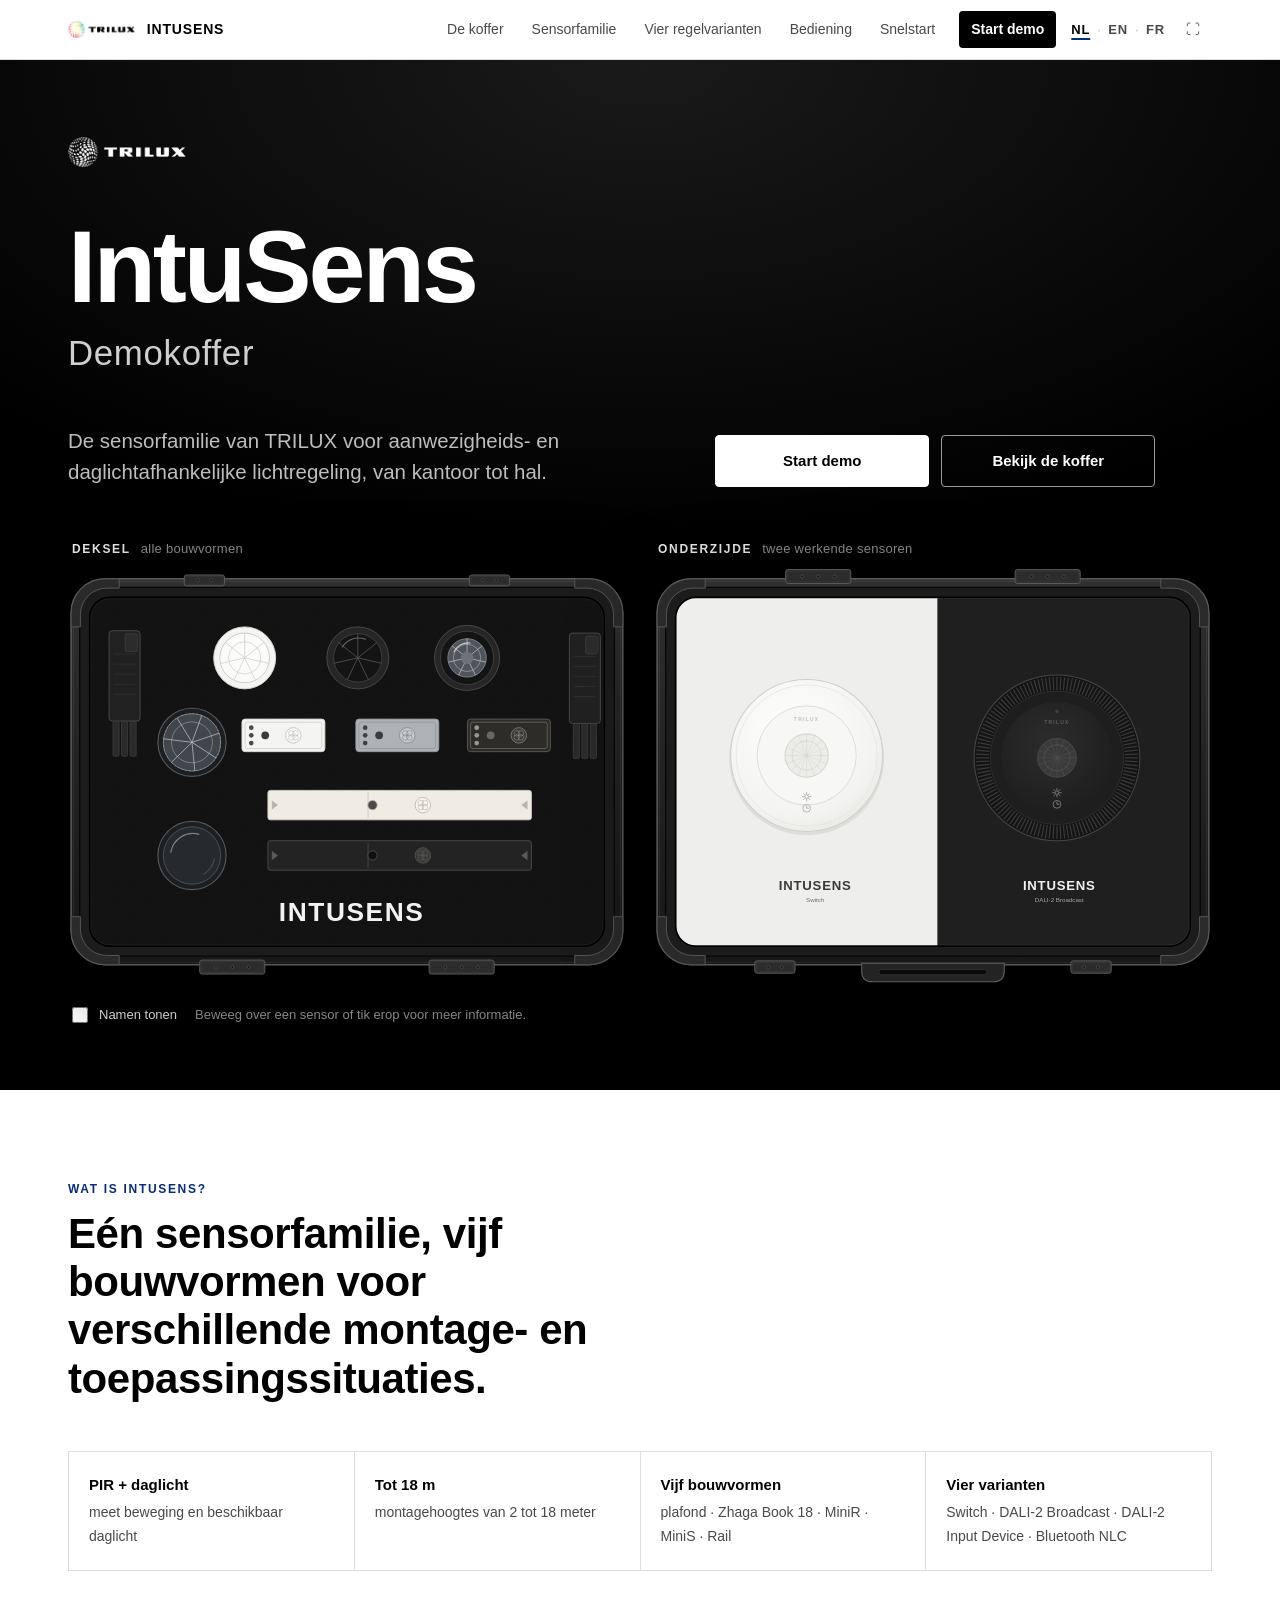
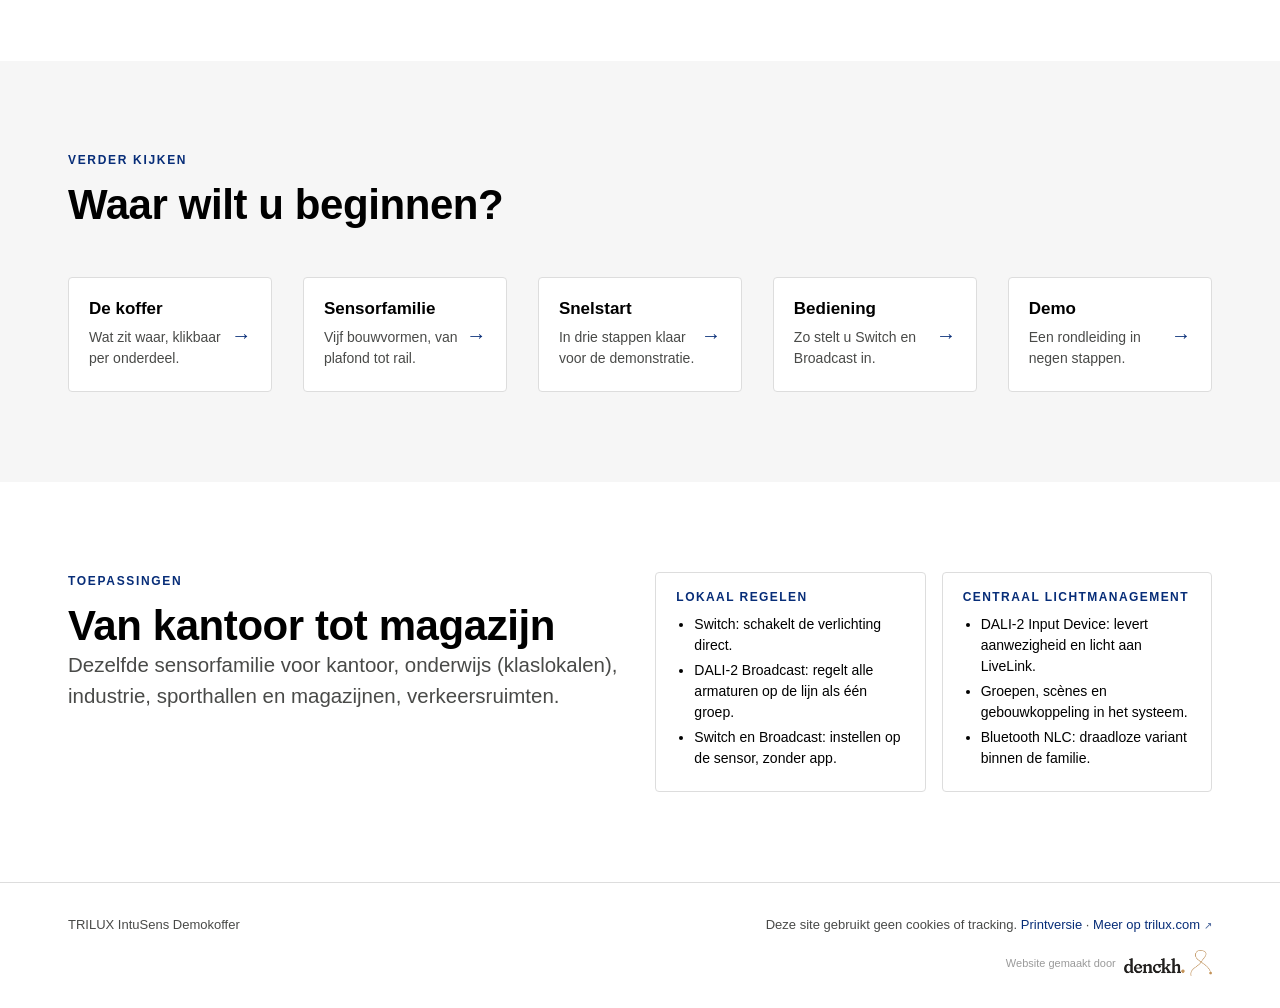
<file: index.html>
<!DOCTYPE html>
<html lang="nl">
<head>
<meta charset="utf-8">
<meta name="viewport" content="width=device-width, initial-scale=1, viewport-fit=cover">
<meta name="robots" content="noindex">
<title>IntuSens demokoffer · TRILUX</title>
<meta name="description" content="Ontdek de TRILUX IntuSens-sensorfamilie aan de hand van de demokoffer: bouwvormen, bediening en toepassingen.">
<link rel="canonical" href="https://intusens-demokoffer.nl/">
<meta property="og:type" content="website">
<meta property="og:site_name" content="TRILUX IntuSens Demokoffer">
<meta property="og:title" content="TRILUX IntuSens Demokoffer">
<meta property="og:description" content="Vijf bouwvormen, één bedienconcept. Ontdek de IntuSens-sensorfamilie van TRILUX.">
<meta property="og:url" content="https://intusens-demokoffer.nl/">
<meta property="og:image" content="https://intusens-demokoffer.nl/assets/processed/koffer-hero.jpg">
<meta property="og:locale" content="nl_NL">
<meta name="twitter:card" content="summary_large_image">
<meta name="theme-color" content="#000000">
<meta name="apple-mobile-web-app-title" content="IntuSens Demokoffer">
<meta name="apple-mobile-web-app-capable" content="yes">
<meta name="mobile-web-app-capable" content="yes">
<meta name="apple-mobile-web-app-status-bar-style" content="black">
<link rel="icon" href="assets/icons/favicon.svg" type="image/svg+xml">
<link rel="icon" href="assets/icons/favicon-32.png" sizes="32x32" type="image/png">
<link rel="apple-touch-icon" href="assets/icons/apple-touch-icon.png">
<link rel="manifest" href="manifest.webmanifest">
<link rel="stylesheet" href="src/styles.css">
</head>
<body>
<header class="nav">
  <div class="nav-in">
    <a class="nav-logo" href="#/"><img src="assets/brand/trilux-logo-zwart-crop.png" alt="TRILUX"><span>IntuSens</span></a>
    <button class="nav-burger" id="burger" aria-label="Menu">Menu</button>
    <nav class="nav-links" id="navlinks" aria-label="Hoofdnavigatie"></nav>
  </div>
</header>
<main id="main"></main>
<footer class="foot"><div class="wrap"><span id="foot-l">TRILUX IntuSens Demokoffer</span><span id="foot-r">Deze site gebruikt geen cookies of tracking. <a href="print/intusens-demokoffer-handleiding.html">Printversie</a> · <a class="ext" href="https://www.trilux.com/en/products/intusens/" target="_blank" rel="noopener">Meer op trilux.com</a></span><span id="foot-credit">Website gemaakt door <img src="assets/brand/denckh-logo.png" alt="Denckh" width="88" height="26"></span></div></footer>
<div class="toast" id="toast" role="status" aria-live="polite"></div>
<script src="src/data.js"></script>
<script src="src/translations.js"></script>
<script src="src/i18n.js"></script>
<script src="src/koffer-illu.js"></script>
<script src="src/app.js"></script>
</body>
</html>
</file>
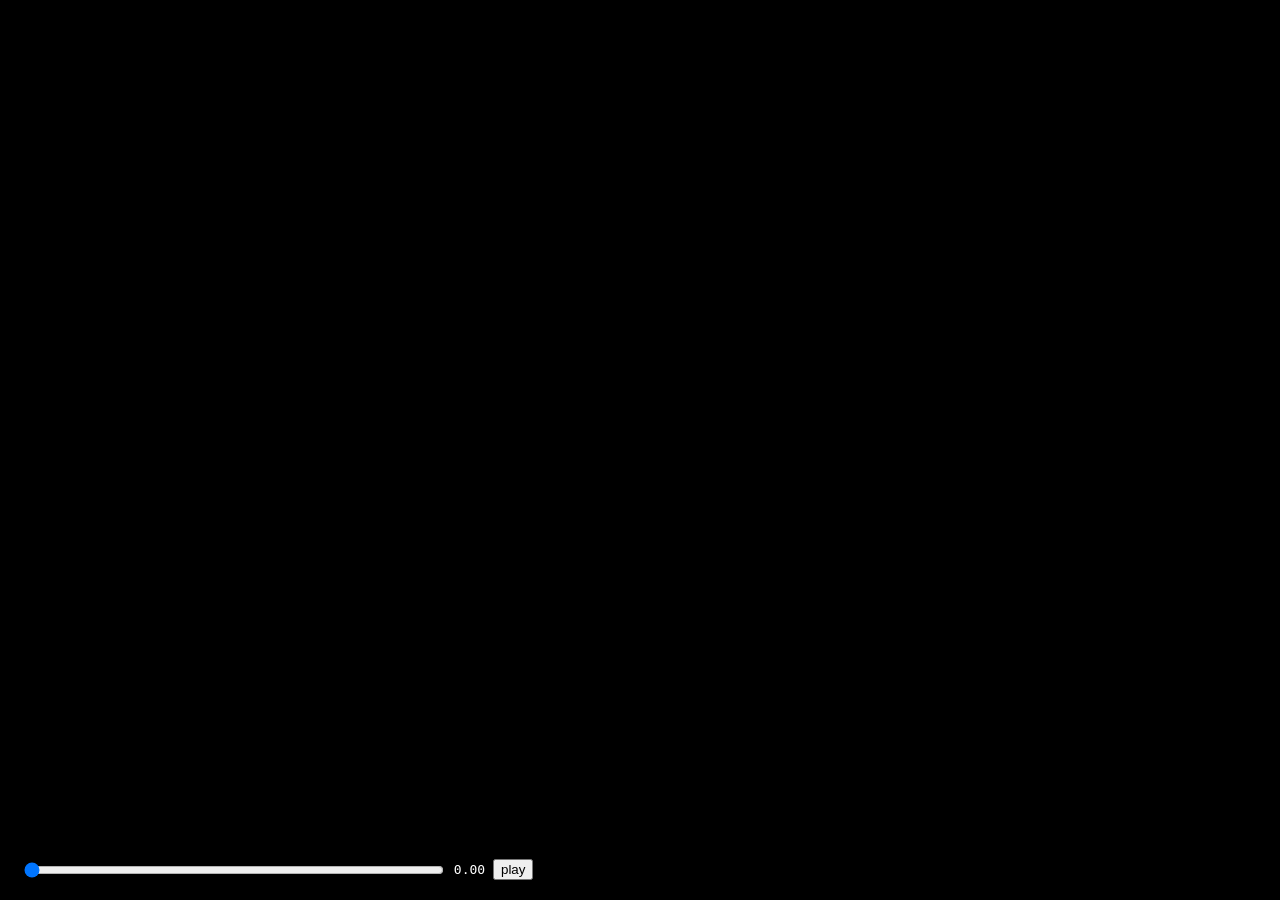
<file: video/animatic/index.html>
<!doctype html>
<html lang="nl">
<head>
<meta charset="utf-8">
<title>IntuSens promofilm — preview v0.9</title>
<meta name="viewport" content="width=device-width,initial-scale=1">
<style>
  :root { --navy: #050a16; --navy2: #0b1730; --blue: #4fb3ff; --blue2: #7fc8ff; --white: #f3f7fb; }
  html, body { margin: 0; background: #000; height: 100%; overflow: hidden; }
  body { font-family: "Liberation Sans", Arial, Helvetica, sans-serif; color: var(--white); }
  #wrap { position: absolute; inset: 0; display: flex; align-items: center; justify-content: center; }
  #stage { position: relative; width: 1920px; height: 1080px; overflow: hidden; background: var(--navy); transform-origin: top left; }
  .scene { position: absolute; inset: 0; display: none; }
  .scene.on { display: block; }
  .cam { position: absolute; inset: 0; transform-origin: 50% 50%; will-change: transform; }
  .bg { position: absolute; left: 0; top: 0; width: 1920px; height: 1080px; object-fit: cover; }
  .face { position: absolute; left: 0; top: 0; width: 1920px; height: 1080px; pointer-events: none; }
  .char { position: absolute; transform-origin: 50% 90%; will-change: transform; }
  .char img { display: block; width: 100%; height: auto; }
  .char svg { position: absolute; left: 0; top: 0; width: 100%; height: 100%; }
  /* v0.9: losse karakterlagen */
  .lay { position: absolute; transform-origin: 50% 82%; will-change: transform; }
  .lay img { display: block; width: 100%; height: auto; }
  .lay svg { position: absolute; left: 0; top: 0; width: 100%; height: 100%; overflow: visible; }
  .shadow { position: absolute; border-radius: 50%; background: radial-gradient(closest-side, rgba(0,0,0,.62), rgba(0,0,0,.28) 60%, rgba(0,0,0,0)); transform-origin: 50% 50%; will-change: transform, opacity; }
  .inset { position: absolute; right: 0; bottom: 0; width: 900px; height: 420px; background: radial-gradient(70% 90% at 78% 100%, rgba(3,6,14,.92), rgba(3,6,14,.55) 55%, rgba(3,6,14,0) 80%); pointer-events: none; }
  .world { position: absolute; inset: 0; background:
      radial-gradient(1200px 700px at 50% 20%, #142a52 0%, #0a1530 45%, #040812 100%); }
  .world .floor { position: absolute; left: 0; right: 0; top: 700px; bottom: 0; background: linear-gradient(#0a1633, #040812); }
  .world .lightbar { position: absolute; height: 6px; left: 0; right: 0; top: 698px; background: linear-gradient(90deg, transparent, var(--blue) 30%, #9fdcff 50%, var(--blue) 70%, transparent); filter: blur(1px); opacity: .85; }
  .world .glow { position: absolute; left: 0; right: 0; top: 640px; height: 120px; background: radial-gradient(60% 100% at 50% 50%, rgba(79,179,255,.35), transparent 70%); }
  /* foto's */
  .photo { position: absolute; inset: 0; opacity: 0; }
  .photo .blur { position: absolute; inset: -60px; background-size: cover; background-position: center; filter: blur(40px) brightness(.45); }
  .photo .img { position: absolute; left: 50%; top: 50%; width: 1000px; height: 1000px; margin: -500px 0 0 -500px; background-size: cover; background-position: center; transform-origin: 50% 50%; box-shadow: 0 40px 120px rgba(0,0,0,.6); }
  .chip { position: absolute; left: 120px; bottom: 150px; padding: 14px 24px; border-radius: 12px; background: rgba(5,10,22,.82); border: 1px solid rgba(127,200,255,.35); font: 600 34px "DejaVu Sans Mono", monospace; letter-spacing: .04em; color: #dff1ff; box-shadow: 0 10px 40px rgba(0,0,0,.5); }
  .photo .img img { display: block; width: 100%; height: 100%; }
  .photo .img svg, .dispzoom svg { position: absolute; inset: 0; width: 100%; height: 100%; }
  .dispzoom { position: absolute; left: 0; top: 0; width: 1000px; height: 1000px; transform-origin: 0 0; }
  .dispzoom img { display: block; width: 100%; height: 100%; }
  .kicker { position: absolute; left: 120px; top: 90px; font: 700 30px/1 "Liberation Sans", Arial, sans-serif; letter-spacing: .28em; text-transform: uppercase; color: #9fc6ea; opacity: .9; }
  /* scène 3 */
  .card { position: absolute; border-radius: 28px; overflow: hidden; box-shadow: 0 40px 100px rgba(0,0,0,.65), 0 0 0 1px rgba(127,200,255,.25); background: #111; }
  .card img { display: block; width: 100%; height: 100%; object-fit: cover; }
  .phone { position: absolute; width: 470px; height: 1016px; border-radius: 64px; background: #0c0f14; box-shadow: 0 60px 140px rgba(0,0,0,.7), inset 0 0 0 3px #2a2f38, 0 0 0 2px #05070a; will-change: transform; }
  .phone .screen { position: absolute; left: 18px; top: 18px; right: 18px; bottom: 18px; border-radius: 48px; overflow: hidden; background: #fff; }
  .phone .screen img { display: block; width: 100%; height: auto; }
  .phone .notch { position: absolute; left: 50%; top: 30px; width: 150px; height: 34px; margin-left: -75px; border-radius: 20px; background: #05070a; }
  .link { position: absolute; left: 0; top: 0; width: 1920px; height: 1080px; pointer-events: none; }
  /* captions (animatic-dialoog) */
  #cap { position: absolute; left: 80px; right: 80px; bottom: 110px; text-align: center; opacity: 0; }
  #cap .who { font: 700 26px/1 "Liberation Sans", Arial, sans-serif; letter-spacing: .3em; text-transform: uppercase; margin-bottom: 12px; opacity: .75; text-shadow: 0 2px 12px rgba(0,0,0,.9); }
  #cap .txt { display: inline-block; max-width: 1560px; font: 700 78px/1.15 "Liberation Sans", Arial, sans-serif; padding: 16px 44px; border-radius: 18px; background: rgba(3,6,14,.84); color: #fff; box-shadow: 0 10px 40px rgba(0,0,0,.6); text-shadow: 0 2px 6px rgba(0,0,0,.6); }
  /* tellers */
  .counter { position: absolute; top: 90px; width: 520px; padding: 26px 34px; border-radius: 18px; background: rgba(5,10,22,.78); border: 1px solid rgba(127,200,255,.35); box-shadow: 0 20px 60px rgba(0,0,0,.5); opacity: 0; }
  .counter .n { font: 700 26px/1 "Liberation Sans", Arial, sans-serif; letter-spacing: .32em; text-transform: uppercase; color: #9fc6ea; }
  .counter .v { font: 700 130px/1 "DejaVu Sans Mono", monospace; color: #fff; margin-top: 8px; letter-spacing: .04em; }
  .counter.l { left: 110px; } .counter.r { right: 110px; text-align: right; }
  .counter.r .v { color: var(--blue2); }
  /* final: aankondiging 'RACE NAAR 50' nét vóór de eerste tellerstand (tussen de twee tellers, zelfde typografie als kaart A) */
  #raceHead { position: absolute; left: 0; right: 0; top: 118px; text-align: center; opacity: 0; font: 800 66px/1 "Liberation Sans", Arial, sans-serif; letter-spacing: .05em; color: #fff; text-shadow: 0 6px 30px rgba(0,0,0,.7); }
  #raceHead b { color: var(--blue); font-weight: 800; }
  /* titelkaart */
  .card-end { position: absolute; inset: 0; background: rgba(3,6,14,.94); display: flex; flex-direction: column; align-items: center; justify-content: center; text-align: center; opacity: 0; padding: 0 120px; }
  .card-end .pre { font: 700 34px/1 "Liberation Sans", Arial, sans-serif; letter-spacing: .34em; text-transform: uppercase; color: #7fc8ff; margin-bottom: 30px; }
  .card-end .h { font: 800 128px/1.02 "Liberation Sans", Arial, sans-serif; letter-spacing: .05em; color: #fff; }
  .card-end .s .s-small { display: inline-block; font-size: 44px; color: #9fc6ea; letter-spacing: .04em; margin-bottom: 10px; }
  .card-end .credit { margin-top: 10px; font: 400 22px/1 "Liberation Sans", Arial, sans-serif; letter-spacing: .12em; color: #6f7f96; }
  .card-end .h b { color: var(--blue); font-weight: 800; }
  .card-end .s { margin-top: 34px; font: 500 56px/1.25 "Liberation Sans", Arial, sans-serif; color: #dbe8f5; max-width: 1500px; }
  .card-end .k { margin-top: 44px; font: 800 64px/1 "Liberation Sans", Arial, sans-serif; letter-spacing: .08em; color: #fff; text-transform: uppercase; padding: 26px 52px; border: 4px solid var(--blue); border-radius: 20px; background: rgba(79,179,255,.12); }
  .card-end .u { position: absolute; bottom: 44px; font: 500 30px/1 "DejaVu Sans Mono", monospace; color: #7fc8ff; letter-spacing: .06em; text-align: center; }
  #fade { position: absolute; inset: 0; background: #000; opacity: 0; pointer-events: none; }
  #hud { position: absolute; left: 24px; top: 18px; font: 500 22px/1 "DejaVu Sans Mono", monospace; color: rgba(255,255,255,.55); letter-spacing: .06em; display: none; }
  #hud.on { display: block; }
  #ctl { position: fixed; left: 12px; bottom: 12px; z-index: 9; font: 13px monospace; color: #fff; background: rgba(0,0,0,.6); padding: 8px 10px; border-radius: 6px; }
  #ctl input { width: 420px; vertical-align: middle; }
  body.render #ctl { display: none; }
</style>
</head>
<body>
<div id="wrap">
<div id="stage">

  <!-- S1 / S4: koffer-wereld. v0.9: schone kofferplaat + losse lagen (Switch, Broadcast, Rail) uit dezelfde Higgsfield-render -->
  <div class="scene" id="s1">
    <div class="cam" id="s1cam">
      <img class="bg" id="s1bg" src="assets/koffer-clean-ext.png" alt="" style="top:-428.6px;height:1502.9px">
      <div class="shadow" id="k-sw-sh"></div><div class="shadow" id="k-bc-sh"></div>
      <div class="lay" id="k-rail"><img src="assets/k-rail.png" alt=""><svg id="k-rail-face"></svg></div>
      <div class="lay" id="k-sw"><img src="assets/k-switch.png" alt=""><svg id="k-sw-face"></svg></div>
      <div class="lay" id="k-bc"><img src="assets/k-broadcast.png" alt=""><svg id="k-bc-face"></svg></div>
      <svg class="face" id="s1face" viewBox="0 -428.6 1920 1502.9" style="top:-428.6px;height:1502.9px"></svg>
    </div>
  </div>

  <!-- S2a: Broadcast komt naar voren -->
  <div class="scene" id="s2a">
    <div class="cam" id="s2cam">
      <div class="world"><div class="glow"></div><div class="floor"></div><div class="lightbar"></div></div>
      <div class="char" id="s2sw" style="width:520px;left:-120px;top:600px"><img src="assets/white-plate.png" alt=""><svg viewBox="0 0 655 420" id="s2swface"></svg></div>
      <div class="char" id="s2bc" style="width:780px;left:570px;top:350px"><img src="assets/black-plate.png" alt=""><svg viewBox="0 0 679 471" id="s2bcface"></svg></div>
    </div>
  </div>

  <!-- S2b: echte bedieningsfoto's -->
  <div class="scene" id="s2b">
    <!-- echte sensorfoto (drukknop ingedrukt, display leeg) + grafisch gereconstrueerd 7-segment-display -->
    <div class="photo" style="opacity:1"><div class="blur" id="s2bblur"></div><div class="img" id="s2bimg"><img id="s2bphoto" alt=""><svg id="s2bdisp" viewBox="0 0 850 850"></svg></div><div class="chip" id="s2bchip"></div></div>
    <div class="kicker">IntuSens DALI-2 Broadcast · bediening</div>
    <div class="inset"></div>
    <div class="char" id="s2bsw" style="width:250px;right:400px;bottom:-40px"><img src="assets/white-plate.png" alt=""><svg viewBox="0 0 655 420" id="s2bswface"></svg></div>
    <div class="char" id="s2bbc" style="width:330px;right:40px;bottom:-60px"><img src="assets/black-plate.png" alt=""><svg viewBox="0 0 679 471" id="s2bbcface"></svg></div>
  </div>

  <!-- S3: code op display → uitleg op telefoon -->
  <div class="scene" id="s3">
    <div class="cam" id="s3cam">
      <div class="world"><div class="glow"></div><div class="floor"></div><div class="lightbar"></div></div>
      <div class="card" id="s3card" style="left:150px;top:210px;width:640px;height:420px"><div class="dispzoom" id="s3zoom"><img id="s3photo" alt=""><svg id="s3disp" viewBox="0 0 850 850"></svg></div></div>
      <svg class="link" id="s3link" viewBox="0 0 1920 1080"></svg>
      <div class="phone" id="s3phone" style="left:1180px;top:80px"><div class="screen"><img src="assets/site-phone-080.png" alt=""></div><div class="notch"></div></div>
      <div class="char" id="s3sw" style="width:430px;left:30px;top:800px"><img src="assets/white-plate.png" alt=""><svg viewBox="0 0 655 420" id="s3swface"></svg></div>
      <div class="char" id="s3bc" style="width:470px;left:410px;top:770px"><img src="assets/black-plate.png" alt=""><svg viewBox="0 0 679 471" id="s3bcface"></svg></div>
    </div>
  </div>

  <!-- S5: face-off + race -->
  <div class="scene" id="s5">
    <div class="cam" id="s5cam">
      <!-- v0.9: schone raceplaat (licht onscherp) + Switch en Broadcast als losse lagen uit dezelfde render -->
      <img class="bg" id="s5bg" src="assets/race-clean.png" alt="">
      <div class="shadow" id="r-sw-sh"></div><div class="shadow" id="r-bc-sh"></div>
      <div class="lay" id="r-sw"><img src="assets/r-switch.png" alt=""><svg id="r-sw-face"></svg></div>
      <div class="lay" id="r-bc"><img src="assets/r-broadcast.png" alt=""><svg id="r-bc-face"></svg></div>
    </div>
    <div class="counter l" id="cL"><div class="n">Switch</div><div class="v">00</div></div>
    <div class="counter r" id="cR"><div class="n">Broadcast</div><div class="v">00</div></div>
    <div id="raceHead">RACE NAAR <b>50</b></div>
    <div class="card-end" id="cardA">
      <div class="pre">Switch vs Broadcast</div>
      <div class="h">RACE NAAR <b>50</b></div>
      <div class="s">Welk product is als eerste vijftig keer verkocht?</div>
    </div>
    <div class="card-end" id="cardB">
      <div class="pre">En voor jou</div>
      <div class="h">VERKOOP <b>MINIMAAL 50</b> LOSSE SENSOREN</div>
      <div class="s"><span class="s-small">in één keer voor de grijpvoorraad</span><br>Dan ligt er voor jou ook iets te grijpen.</div>
      <div class="k">Projectorders tellen niet mee</div>
      <div class="u">intusens-demokoffer.nl<div class="credit">Concept &amp; realisatie · Martijn den Besten</div></div>
    </div>
  </div>

  <div id="cap"><div class="who"></div><div class="txt"></div></div>
  <div id="fade"></div>
  <div id="hud"></div>
</div>
</div>
<div id="ctl"><input type="range" id="scrub" min="0" max="60" step="0.02" value="0"> <span id="tc">0.00</span> <button id="play">play</button></div>

<script src="timeline.js"></script>
<script src="assets/layers.js"></script>
<script>
(function () {
  var T = window.TIMELINE;
  var q = new URLSearchParams(location.search);
  // debug-overlay (tijd/scène) alleen bij handmatig scrubben met ?hud=1; nooit in de render (final zonder overlaytekst)
  if (q.get('hud') === '1' && q.get('render') !== '1') document.getElementById('hud').classList.add('on');
  if (q.get('render') === '1') document.body.classList.add('render');

  /* ---------- helpers ---------- */
  function clamp(v, a, b) { return v < a ? a : v > b ? b : v; }
  function lerp(a, b, u) { return a + (b - a) * u; }
  function ease(u) { u = clamp(u, 0, 1); return u < .5 ? 2 * u * u : 1 - Math.pow(-2 * u + 2, 2) / 2; }
  function easeOut(u) { u = clamp(u, 0, 1); return 1 - Math.pow(1 - u, 3); }
  function easeOutBack(u) { u = clamp(u, 0, 1); var c = 1.4; return 1 + (c + 1) * Math.pow(u - 1, 3) + c * Math.pow(u - 1, 2); }
  function span(t, a, b) { return clamp((t - a) / (b - a), 0, 1); }
  function inR(t, a, b) { return t >= a && t < b; }
  function fmt(n) { return (n < 10 ? '0' : '') + n; }

  /* ---------- gezichts-rig (SVG) ---------- */
  var NS = 'http://www.w3.org/2000/svg';
  function el(n, a) { var e = document.createElementNS(NS, n); for (var k in a) e.setAttribute(k, a[k]); return e; }
  // style: 'bc' = rustige cyaan ovalen; 'sw' = scherpe, schuine wedges (bijdehand)
  function makeFace(svg, style, L, R, M, s, opts) {
    s = s || 1; opts = opts || {};
    var g = el('g', {});
    var defs = el('defs', {});
    var fid = 'g' + Math.random().toString(36).slice(2, 7);
    var f = el('filter', { id: fid, x: '-80%', y: '-80%', width: '260%', height: '260%' });
    var b = el('feGaussianBlur', { stdDeviation: 3 * s, result: 'b' });
    var m = el('feMerge', {}); m.appendChild(el('feMergeNode', { in: 'b' })); m.appendChild(el('feMergeNode', { in: 'SourceGraphic' }));
    f.appendChild(b); f.appendChild(m); defs.appendChild(f); g.appendChild(defs);
    // Broadcast (zwart product): cyaan gloed. Switch (wit product): verzadigd koelblauw, anders geen contrast op wit.
    var col = opts.eye || (style === 'bc' ? '#9fdcff' : '#2b8fe8');
    function eye(cx, cy, dir) {
      var eg = el('g', { transform: 'translate(' + cx + ' ' + cy + ')' });
      var inner = el('g', {});
      var shape;
      if (style === 'bc') shape = el('ellipse', { cx: 0, cy: 0, rx: 27 * s, ry: 9 * s, fill: col, filter: 'url(#' + fid + ')' });
      else {
        // wedge: buitenkant hoog, binnenkant laag → "brutale" blik
        var w = 26 * s, h = 12 * s, d = dir;
        shape = el('path', { d: 'M ' + (-w * d) + ' ' + (-h * .1) + ' Q 0 ' + (-h) + ' ' + (w * d) + ' ' + (h * .55) + ' Q ' + (w * .1 * d) + ' ' + (h * .9) + ' ' + (-w * d) + ' ' + (h * .35) + ' Z', fill: col, filter: 'url(#' + fid + ')' });
      }
      inner.appendChild(shape); eg.appendChild(inner); g.appendChild(eg);
      return { g: eg, inner: inner };
    }
    var eL = eye(L[0], L[1], -1), eR = eye(R[0], R[1], 1);
    var mouth = el('path', { d: '', fill: 'none', stroke: opts.mouth || (style === 'bc' ? '#c9d6e6' : '#5a6470'), 'stroke-width': 3.2 * s, 'stroke-linecap': 'round', opacity: .9 });
    var mouthFill = el('ellipse', { cx: M[0], cy: M[1], rx: 0, ry: 0, fill: opts.mouthFill || (style === 'bc' ? '#0a0d12' : '#2a3038'), opacity: .95 });
    g.appendChild(mouthFill); g.appendChild(mouth);
    svg.appendChild(g);
    var st = { open: 0, blink: 0, lookX: 0, lookY: 0, mood: 0, squint: 0, tilt: 0, dy: 0 };
    function set(o) {
      for (var k in o) st[k] = o[k];
      var bl = 1 - clamp(st.blink, 0, 1) * .92 - st.squint * .45;
      var dx = st.lookX * 9 * s, dy = st.lookY * 5 * s;
      eL.inner.setAttribute('transform', 'translate(' + dx + ' ' + dy + ') scale(1 ' + bl + ')');
      eR.inner.setAttribute('transform', 'translate(' + dx + ' ' + dy + ') scale(1 ' + bl + ')');
      // mond: mood -1 = strak/omlaag, 0 = neutraal, 1 = glimlach; open = 0..1
      var w = 20 * s, op = st.open;
      var curve = lerp(-4, 8, (st.mood + 1) / 2) * s;
      var y = M[1] + op * 3 * s;
      mouth.setAttribute('d', 'M ' + (M[0] - w) + ' ' + y + ' Q ' + M[0] + ' ' + (y + curve + op * 4 * s) + ' ' + (M[0] + w) + ' ' + y);
      mouthFill.setAttribute('cx', M[0]); mouthFill.setAttribute('cy', y + 2 * s + op * 2 * s);
      mouthFill.setAttribute('rx', lerp(0, 13, op) * s); mouthFill.setAttribute('ry', lerp(0, 9, op) * s);
      // kantelen/bounce van het hele gezichtje (suggereert een 'hoofd'-beweging zonder de render te vervormen)
      g.setAttribute('transform', 'translate(0 ' + st.dy + ') rotate(' + st.tilt + ' ' + M[0] + ' ' + M[1] + ')');
    }
    set({});
    return { set: set, st: st };
  }

  /* dialoog → mondopening (deterministisch pseudo-lettergreepritme) */
  function talk(t, line) {
    if (!inR(t, line.t0, line.t1)) return 0;
    if (line.env) { var fi = Math.floor((t - line.t0) * 24), v = line.env[Math.min(fi, line.env.length - 1)] || 0; return clamp(v * 1.15, 0, 1); }
    var u = t - line.t0, len = line.t1 - line.t0;
    var env = Math.min(1, u / .08, (len - u) / .12);
    var syl = Math.max(0, Math.sin(u * 2 * Math.PI * 6.2) * .6 + Math.sin(u * 2 * Math.PI * 9.7 + 1.3) * .4 + .15);
    return clamp(env * syl * 1.3, 0, 1);
  }
  function talking(t, who) { var s = 0; T.lines.forEach(function (l) { if (l.who === who) s = Math.max(s, talk(t, l)); }); return s; }
  function blink(t, times) { var b = 0; times.forEach(function (bt) { var u = t - bt; if (u > 0 && u < .18) b = Math.max(b, u < .07 ? u / .07 : 1 - (u - .07) / .11); }); return b; }

  /* ---------- scènes opbouwen (v0.9: losse lagen) ---------- */
  var K = 1920 / 1344;        // plaatpixels → stage
  var LY = window.LAYERS, KE = LY.koffer.ext * K;   // dekselverlenging (428,6 px) boven de kofferplaat
  // Plaats een laag (plaatpixels) op de stage en hang er een gezichtje aan dat met de laag meebeweegt.
  function mountLayer(id, info, oy, style, s, opts) {
    var b = info.bbox, el0 = document.getElementById(id), w = b[2] - b[0], h = b[3] - b[1];
    el0.style.left = (b[0] * K) + 'px'; el0.style.top = (b[1] * K - oy) + 'px'; el0.style.width = (w * K) + 'px';
    var svg = document.getElementById(id + '-face'); svg.setAttribute('viewBox', '0 0 ' + w + ' ' + h);
    var face = makeFace(svg, style, info.eyes[0], info.eyes[1], info.mouth, s, opts);
    return { el: el0, face: face, box: { x: b[0] * K, y: b[1] * K - oy, w: w * K, h: h * K } };
  }
  function mountShadow(id, L, dx, dy, sw, sh) {
    var e = document.getElementById(id), b = L.box;
    e.style.left = (b.x + b.w * (0.5 - sw / 2) + dx) + 'px'; e.style.top = (b.y + b.h * (0.86 - sh / 2) + dy) + 'px';
    e.style.width = (b.w * sw) + 'px'; e.style.height = (b.h * sh) + 'px'; return e;
  }
  // Technische waarheid (assets/processed, src/data.js): Switch = wit (K01), DALI-2 Broadcast = zwart (K02), Rail wit (K03) in het deksel.
  var kSW = mountLayer('k-sw', LY.koffer.switch, KE, 'sw', 1.05 / K);
  var kBC = mountLayer('k-bc', LY.koffer.broadcast, KE, 'bc', 1.0 / K);
  var kRL = mountLayer('k-rail', LY.koffer.rail, KE, 'bc', .72 / K, { eye: '#2b8fe8', mouth: '#5a6470', mouthFill: '#2a3038' });
  var kSWsh = mountShadow('k-sw-sh', kSW, 6, 10, .92, .42), kBCsh = mountShadow('k-bc-sh', kBC, 6, 10, .92, .42);
  var s1sw = kSW.face, s1bc = kBC.face, rail = kRL.face;
  // Rail: blauw lichtaccent + kort label (stage-coördinaten, zelfde plek als v0.5–v0.8)
  var railG = el('g', {}); document.getElementById('s1face').appendChild(railG);
  var rfid = 'rg' + Math.random().toString(36).slice(2, 6), rdefs = el('defs', {}), rf = el('filter', { id: rfid, x: '-30%', y: '-80%', width: '160%', height: '260%' });
  rf.appendChild(el('feGaussianBlur', { stdDeviation: 28 })); rdefs.appendChild(rf); railG.appendChild(rdefs);
  var railGlow = el('ellipse', { cx: 1060, cy: -88, rx: 500, ry: 62, fill: '#4fb3ff', opacity: 0, filter: 'url(#' + rfid + ')' }); railG.appendChild(railGlow);
  var railLabel = el('g', { opacity: 0 }); railG.appendChild(railLabel);
  railLabel.appendChild(el('line', { x1: 570, y1: -90, x2: 606, y2: -90, stroke: '#7fc8ff', 'stroke-width': 2, opacity: .8 }));
  var railTxt = el('text', { x: 556, y: -96, 'text-anchor': 'end', fill: '#dff1ff', 'font-family': 'Liberation Sans, Arial, sans-serif', 'font-size': 30, 'font-weight': 700, 'letter-spacing': 9 }); railTxt.textContent = 'INTUSENS RAIL'; railLabel.appendChild(railTxt);
  var railSub = el('text', { x: 556, y: -64, 'text-anchor': 'end', fill: '#7f93ad', 'font-family': 'Liberation Sans, Arial, sans-serif', 'font-size': 22, 'letter-spacing': 3 }); railSub.textContent = 'in het deksel van de koffer'; railLabel.appendChild(railSub);
  // koffer-achtergrond is 1344 plaatpx breed → 1920 stage; hoogte incl. verlenging
  function camTo(elm, sc, px, py, rot) { cam(elm, sc, -(px - 960) * sc, -(py - 540) * sc, rot); }

  var WH = { L: [192, 155], R: [452, 155], M: [322, 189] };   // wit cut-out (655x420)
  var BK = { L: [194, 204], R: [469, 204], M: [334, 254] };   // zwart cut-out (679x471)
  var s2bc = makeFace(document.getElementById('s2bcface'), 'bc', BK.L, BK.R, BK.M, 1.0);
  var s2sw = makeFace(document.getElementById('s2swface'), 'sw', WH.L, WH.R, WH.M, 1.0);
  var s2bbc = makeFace(document.getElementById('s2bbcface'), 'bc', BK.L, BK.R, BK.M, 1.0);
  var s2bsw = makeFace(document.getElementById('s2bswface'), 'sw', WH.L, WH.R, WH.M, 1.0);
  var s3bc = makeFace(document.getElementById('s3bcface'), 'bc', BK.L, BK.R, BK.M, 1.0);
  var s3sw = makeFace(document.getElementById('s3swface'), 'sw', WH.L, WH.R, WH.M, 1.0);
  // race: gespiegelde schone plaat + lagen (Switch wit links, Broadcast zwart rechts)
  var rSW = mountLayer('r-sw', LY.race.switch, 0, 'sw', 1.0 / K), rBC = mountLayer('r-bc', LY.race.broadcast, 0, 'bc', 1.0 / K);
  var rSWsh = mountShadow('r-sw-sh', rSW, 0, 18, .86, .34), rBCsh = mountShadow('r-bc-sh', rBC, 0, 18, .86, .34);
  var s5sw = rSW.face, s5bc = rBC.face;

  /* laag-transform: x/y in px, r in graden, s schaal; schaduw volgt x en wordt kleiner/lichter als de laag 'optilt' (y < 0) */
  function lay(L, sh, o) {
    L.el.style.transform = 'translate(' + (o.x || 0) + 'px,' + (o.y || 0) + 'px) rotate(' + (o.r || 0) + 'deg) scale(' + (o.s || 1) + ')';
    if (sh) { var lift = Math.max(0, -(o.y || 0)); sh.style.transform = 'translate(' + (o.x || 0) * 1.05 + 'px,0) scale(' + ((o.s || 1) * (1 - lift * .004)) + ')'; sh.style.opacity = 1 - lift * .012; }
  }
  /* korte 'puls' (0 → 1 → 0) rond een moment, voor micro-acting */
  function pulse(t, t0, up, down) { if (t < t0 || t > t0 + up + down) return 0; return t < t0 + up ? easeOut((t - t0) / up) : 1 - ease((t - t0 - up) / down); }
  function hold(t, t0, t1, a, b) { return Math.min(ease(span(t, t0, t0 + (a || .25))), 1 - ease(span(t, t1, t1 + (b || .3)))); }
  var Ln = T.lines; function Ls(i) { return Ln[i]; }

  /* ---------- 7-segment-display op de echte foto (bediening-broadcast-03.jpg) ----------
   * Alleen het displaygebied wordt grafisch gereconstrueerd; de sensor is de onbewerkte foto.
   * Segmentvorm/kleur/gloed naar referentiefoto's 01 (2), 04 (ULC), 05 (080 + LED licht).
   * Posities in fotocoördinaten (850x850): display boven de lens over het TRILUX-logo, LED "licht" onder de lens. */
  var SEG = { '0': 'abcdef', '1': 'bc', '2': 'abged', '3': 'abgcd', '8': 'abcdefg', 'U': 'bcdef', 'L': 'fed', 'C': 'afed' };
  function makeDisplay(svg) {
    var cx = 490, cy = 313, w = 40, h = 74, gap = 60, th = 8.5;
    var fid = 'dg' + Math.random().toString(36).slice(2, 7);
    var defs = el('defs', {}), f = el('filter', { id: fid, x: '-60%', y: '-60%', width: '220%', height: '220%' });
    f.appendChild(el('feGaussianBlur', { stdDeviation: 5 })); defs.appendChild(f); svg.appendChild(defs);
    var glow = el('g', { filter: 'url(#' + fid + ')', opacity: .75 }), core = el('g', {});
    svg.appendChild(glow); svg.appendChild(core);
    // LED "licht" (zon-icoon onder de lens): gloeiende stip, alleen aan bij 080
    var ledG = el('circle', { cx: 500, cy: 646, r: 22, fill: '#9cc6ff', opacity: 0, filter: 'url(#' + fid + ')' });
    var led = el('circle', { cx: 500, cy: 646, r: 7, fill: '#eaf3ff', opacity: 0 });
    svg.appendChild(ledG); svg.appendChild(led);
    function segLines(x0) {
      var x1 = x0 - w / 2, x2 = x0 + w / 2, y1 = cy - h / 2, y2 = cy, y3 = cy + h / 2, i = th * .9;
      return { a: [x1 + i, y1, x2 - i, y1], b: [x2, y1 + i, x2, y2 - i], c: [x2, y2 + i, x2, y3 - i], d: [x1 + i, y3, x2 - i, y3], e: [x1, y2 + i, x1, y3 - i], f: [x1, y1 + i, x1, y2 - i], g: [x1 + i, y2, x2 - i, y2] };
    }
    var cur = null;
    function set(txt, pulse) {
      if (txt !== cur) {
        cur = txt; while (glow.firstChild) glow.removeChild(glow.firstChild); while (core.firstChild) core.removeChild(core.firstChild);
        var n = txt.length, start = cx - (n - 1) * gap / 2;
        for (var k = 0; k < n; k++) {
          var L = segLines(start + k * gap), segs = SEG[txt[k]] || '';
          for (var q = 0; q < segs.length; q++) {
            var c = L[segs[q]];
            glow.appendChild(el('line', { x1: c[0], y1: c[1], x2: c[2], y2: c[3], stroke: '#7fb4ff', 'stroke-width': th * 1.7, 'stroke-linecap': 'round' }));
            core.appendChild(el('line', { x1: c[0], y1: c[1], x2: c[2], y2: c[3], stroke: '#eef4ff', 'stroke-width': th, 'stroke-linecap': 'round' }));
          }
        }
      }
      glow.setAttribute('opacity', .75 + (pulse || 0) * .35);
    }
    function setLed(on) { ledG.setAttribute('opacity', on ? .8 : 0); led.setAttribute('opacity', on ? 1 : 0); }
    return { set: set, setLed: setLed };
  }
  var D = T.display;
  document.getElementById('s2bphoto').src = D.base; document.getElementById('s3photo').src = D.base;
  document.getElementById('s2bblur').style.backgroundImage = 'url(' + D.base + ')';
  var disp2 = makeDisplay(document.getElementById('s2bdisp')), disp3 = makeDisplay(document.getElementById('s3disp'));
  disp3.set('080', 0); disp3.setLed(true);
  // S3-kaart: uitsnede rond het display (fotopunt 490,313 → containerpunt 576,368), 2.2x
  document.getElementById('s3zoom').style.transform = 'translate(' + (320 - 576 * 2.2) + 'px,' + (210 - 368 * 2.2) + 'px) scale(2.2)';

  // link-lijn (display → telefoon)
  var linkSvg = document.getElementById('s3link');
  var linkPath = el('path', { d: 'M 790 420 C 950 420, 1000 560, 1180 560', fill: 'none', stroke: '#7fc8ff', 'stroke-width': 5, 'stroke-dasharray': '14 18', 'stroke-linecap': 'round', opacity: 0 });
  var linkDot = el('circle', { r: 12, fill: '#bfe6ff', opacity: 0 });
  linkSvg.appendChild(linkPath); linkSvg.appendChild(linkDot);

  var scenes = { s1: document.getElementById('s1'), s2a: document.getElementById('s2a'), s2b: document.getElementById('s2b'), s3: document.getElementById('s3'), s5: document.getElementById('s5') };
  var cap = document.getElementById('cap'), capWho = cap.querySelector('.who'), capTxt = cap.querySelector('.txt');
  var fade = document.getElementById('fade'), hud = document.getElementById('hud');
  var cL = document.getElementById('cL'), cR = document.getElementById('cR'), cardA = document.getElementById('cardA'), cardB = document.getElementById('cardB');
  var C = T.cuts;

  function show(id) { for (var k in scenes) scenes[k].classList.toggle('on', k === id); }
  function cam(elm, sc, x, y, rot) { elm.style.transform = 'translate(' + (x || 0) + 'px,' + (y || 0) + 'px) scale(' + sc + ') rotate(' + (rot || 0) + 'deg)'; }
  function charT(elm, sc, x, y, rot) { elm.style.transform = 'translate(' + (x || 0) + 'px,' + (y || 0) + 'px) rotate(' + (rot || 0) + 'deg) scale(' + sc + ')'; }
  var wob = function (t, f, a) { return Math.sin(t * f) * a; };

  /* ---------- de tijdlijn (v0.9: alle acting relatief aan dialoogregels) ---------- */
  function seek(t) {
    t = clamp(t, 0, T.duration);
    var talkSW = talking(t, 'SW'), talkBC = talking(t, 'BC'), talkRL = talking(t, 'RL');
    var fadeA = 0;
    var l1 = Ls(0), l2 = Ls(1), l3 = Ls(2), l4 = Ls(3), l5 = Ls(4), l6 = Ls(5), l7 = Ls(6), l8 = Ls(7), l9 = Ls(8), l10 = Ls(9),
        l11 = Ls(10), l12 = Ls(11), l13 = Ls(12), l14 = Ls(13), l15 = Ls(14), l16 = Ls(15);

    if (t < C.s2a || inR(t, C.s4, C.s5)) {
      /* ---- S1 + S4: koffer met losse lagen ---- */
      show('s1');
      if (t < C.s2a) {
        var u = span(t, 0, C.s2a);
        // camera: langzaam dichterbij met lichte horizontale pan; lagen bewegen iets meer mee (parallax)
        // v0.9d: zachte herkadrering naar wie spreekt (Switch links → camera naar rechts schuiven = +x; Broadcast rechts = −x),
        // lichte 'handheld'-ademing en bij de laatste regel een fractie verder in. Geen snelle bewegingen.
        var focus = 14 * hold(t, l1.t0 - .25, l1.t1 + .1, .4, .5) - 14 * hold(t, l2.t0 - .2, l2.t1, .45, .5)
                  + 10 * hold(t, l3.t0 - .15, l3.t1, .3, .4) - 8 * hold(t, l4.t0 - .2, C.s2a, .5, .3);
        var pan = lerp(26, -26, ease(u)) + focus;
        var breath = Math.sin(t * 1.9) * 1.2 + Math.sin(t * .7 + 1) * 1.6;
        var push = .012 * ease(span(t, l4.t0 - .2, C.s2a));
        cam(document.getElementById('s1cam'), lerp(1.035, 1.09, ease(u)) + push, pan, lerp(0, -22, u) + breath * .6, Math.sin(t * .5) * .12);
        var px = pan * .22;
        // idle-ademing per sensor (eigen tempo/fase) + kleine oog-saccades tijdens luisteren
        var swIdle = Math.sin(t * 2.3), bcIdle = Math.sin(t * 1.6 + 1.3);
        var swSac = (Math.floor(t * 1.7) % 2 ? .12 : -.08), bcSac = (Math.floor(t * 1.1 + .5) % 2 ? .1 : -.06);
        fadeA = 1 - span(t, 0, .6);
        railGlow.setAttribute('opacity', 0); railLabel.setAttribute('opacity', 0);
        lay(kRL, null, { x: pan * .06 }); rail.set({ open: 0, blink: 0, lookX: 0, lookY: .6, mood: 0, tilt: 0, dy: 0 });
        // --- Switch: "Hé collega?" kort naar voren + snelle kanteling, ogen naar kijker; "Veel te lang." droog en sneller
        var swFwd = pulse(t, l1.t0 - .12, .18, .55);                   // korte stap naar voren
        var swNod = pulse(t, l3.t0 - .06, .10, .30);                   // droge knik
        var swOut = hold(t, l4.t0 + .2, C.s2a + 1, .5);                // "de koffer uit"
        var swAnt = pulse(t, l1.t0 - .3, .12, .1);                     // aanloop vóór "Hé collega?"
        var swAgree = pulse(t, l2.t0 + .6 * (l2.t1 - l2.t0), .1, .28);   // instemmend knikje tijdens Broadcast
        var swEager = pulse(t, l4.t0 + .45, .1, .18) + pulse(t, l4.t0 + .8, .1, .18);  // ongeduldige mini-hupjes
        lay(kSW, kSWsh, { x: px - 2 * swFwd + 5 * swOut, y: 9 * swFwd + 4 * swNod + 2 * swAnt + 2.5 * swAgree - 3 * swEager + .7 * swIdle,
                          r: -3.2 * swFwd + 2 * swNod + 1.4 * swOut + 1 * swAgree, s: 1 + .03 * swFwd + .003 * swIdle });
        var swLookViewer = inR(t, l1.t0 - .1, l1.t1 + .15) || inR(t, l3.t0 - .05, l3.t1 + .2);
        var swLookBC = inR(t, l1.t1 + .15, l3.t0 - .05) || inR(t, l3.t1 + .2, l4.t0 + .2);
        s1sw.set({ open: talkSW, blink: blink(t, [.35, l1.t1 + .25, l2.t1 + .1, l4.t0 + .7]), lookX: (swOut > .3 ? .8 : (swLookBC ? 1 : 0)) + (swLookViewer ? 0 : swSac), lookY: swOut > .3 ? -.6 : (swLookViewer ? -.45 : .1),
                   mood: t < l3.t0 ? -.15 : -.6, squint: inR(t, l3.t0, l3.t1 + .3) ? .55 : 0, tilt: -2 * swFwd + 2 * swNod + 1 * swAgree, dy: -3 * swNod + 1.5 * swAgree });
        // --- Broadcast: rustiger; bij "We zitten hier al best lang." kleine draai naar Switch, daarna naar de kijker
        var bcTurn = hold(t, l2.t0 - .15, l2.t0 + .55 * (l2.t1 - l2.t0), .45, .5);
        var bcOut = hold(t, l4.t0 + .05, C.s2a + 1, .6);
        var bcAnt = pulse(t, l2.t0 - .28, .1, .12);                    // kleine aanloop vóór zijn regel
        var bcGlance = hold(t, l3.t1 + .05, l4.t0 - .1, .2, .25);      // droge zijblik naar Switch na "Veel te lang."
        lay(kBC, kBCsh, { x: px - 4 * bcTurn + 5 * bcOut - 1.5 * bcGlance, y: 2 * bcTurn + 1.5 * bcAnt + .5 * bcIdle, r: -2.2 * bcTurn + 1.2 * bcOut - .8 * bcGlance, s: 1 + .012 * bcTurn + .002 * bcIdle });
        var bcLX = bcOut > .3 ? .7 : (bcTurn > .4 || bcGlance > .4 ? -.85 : bcSac), bcLY = bcOut > .3 ? -.6 : (inR(t, l2.t0 + .55 * (l2.t1 - l2.t0), l3.t0) ? -.45 : .1);
        s1bc.set({ open: talkBC, blink: blink(t, [l1.t0 + .3, l3.t1 + .15, l4.t1 - .2]), lookX: bcLX, lookY: bcLY, mood: t < l4.t0 ? .15 : .3, tilt: -1.4 * bcTurn - .8 * bcGlance, dy: 0, squint: .25 * bcGlance });
      } else {
        var R = T.rail;
        // camera: bij "En ik dan?" duidelijk omhoog naar de Rail; bij het antwoord zakt hij iets terug
        var tu = ease(span(t, R.tiltT0, R.tiltT1)), tb = ease(span(t, R.back[0], R.back[1]));
        var sh = inR(t, l9.t0 - .05, l9.t0 + .3) ? Math.sin((t - l9.t0) * 60) * 4 * (1 - span(t, l9.t0 - .05, l9.t0 + .3)) : 0;
        camTo(document.getElementById('s1cam'), lerp(1.04, 1.07, tu), 960 + sh, lerp(lerp(540, 205, tu), 300, tb) + sh * .5, sh * .06);
        railGlow.setAttribute('opacity', .2 * Math.min(span(t, R.tiltT0, R.tiltT0 + .5), 1 - span(t, C.s5 - .4, C.s5)));
        railLabel.setAttribute('opacity', inR(t, R.label[0], R.label[1]) ? Math.min(span(t, R.label[0], R.label[0] + .2), 1 - span(t, R.label[1] - .2, R.label[1])) : 0);
        // Rail: komt een paar procent naar voren, kleine kanteling bij "En ik dan?", daarna droog tevreden
        var rFwd = ease(span(t, R.bounce, R.bounce + .25)), rTilt = pulse(t, l9.t0, .15, .6), rSat = pulse(t, R.react, .2, .5);
        lay(kRL, null, { y: 5 * rFwd - 3 * rSat, r: -2.2 * rTilt + .8 * rSat, s: 1 + .035 * rFwd });
        rail.set({ open: talkRL, blink: blink(t, [l9.t1 + .3, R.react + .6]), lookX: t < l10.t0 ? 0 : -.6, lookY: t < l10.t0 ? .4 : .9, mood: t >= R.react ? .7 : .1, tilt: -1.5 * rTilt + 1.5 * rSat, dy: -2 * rSat });
        // Switch en Broadcast kijken omhoog; Switch antwoordt met een kleine lean
        var swUp = hold(t, l10.t0 - .1, C.s5, .2);
        lay(kSW, kSWsh, { y: -3 * swUp, r: 1.5 * swUp }); lay(kBC, kBCsh, {});
        s1sw.set({ open: talkSW, blink: blink(t, [l9.t0 + .4, l10.t1 + .3]), lookX: .6, lookY: t < l9.t0 ? -.3 : -1, mood: t > l10.t0 ? -.6 : -.2, squint: t > l10.t0 ? .4 : 0, tilt: 1.5 * swUp, dy: 0 });
        s1bc.set({ open: 0, blink: blink(t, [l9.t0 + .15, l10.t0 + .5]), lookX: .3, lookY: t < l9.t0 + .1 ? -.2 : -1, mood: .1, tilt: 0, dy: 0 });
      }
    } else if (t < C.s2b) {
      /* ---- S2a: Broadcast naar voren ---- */
      show('s2a');
      var u2 = easeOut(span(t, C.s2a, C.s2b - .2));
      cam(document.getElementById('s2cam'), lerp(1.0, 1.03, span(t, C.s2a, C.s2b)), 0, 0, 0);
      var bcKijk = pulse(t, l5.t0 + .05, .15, .35);                       // "Kijk." — kleine knik
      charT(document.getElementById('s2bc'), lerp(.74, 1.0, u2), lerp(60, 0, u2), lerp(70, 0, u2) + 5 * bcKijk, lerp(4, -1.5, u2) - 1.5 * bcKijk);
      s2bc.set({ open: talkBC, blink: blink(t, [l5.t0 - .1, l5.t1 - .15]), lookX: 0, lookY: -.3, mood: .35, tilt: -1 * bcKijk });
      charT(document.getElementById('s2sw'), 1, lerp(-60, 0, easeOut(span(t, C.s2a, C.s2a + .5))), 0, -2);
      s2sw.set({ open: 0, blink: blink(t, [l5.t0 + .6]), lookX: 1, lookY: -.3, mood: -.5, squint: .3 });
    } else if (t < C.s3) {
      /* ---- S2b: bedieningsreeks als display-animatie op de echte foto (technisch exact) ---- */
      show('s2b');
      var ub = ease(span(t, C.s2b, C.s3));
      var sc = lerp(1.05, 1.42, ub), tx = (500 - 576) * sc, ty = (500 - 545) * sc;
      document.getElementById('s2bimg').style.transform = 'translate(' + tx + 'px,' + ty + 'px) scale(' + sc + ')';
      var txt = '', pl = 0;
      D.steps.forEach(function (st) { if (t >= st[0]) txt = st[1]; if (inR(t, st[0], st[0] + .25)) pl = 1 - span(t, st[0], st[0] + .25); });
      disp2.set(txt, pl); disp2.setLed(t >= D.ledOn);
      var chipTxt = '', chipT0 = 0, chipT1 = 0;
      D.chips.forEach(function (c) { if (inR(t, c[0], c[1])) { chipT0 = c[0]; chipT1 = c[1]; chipTxt = c[2]; } });
      var chip = document.getElementById('s2bchip'), cu = chipTxt ? Math.min(easeOutBack(span(t, chipT0 + .05, chipT0 + .35)), 1 - span(t, chipT1 - .2, chipT1)) : 0;
      chip.textContent = chipTxt; chip.style.opacity = cu; chip.style.transform = 'translateY(' + (1 - cu) * 24 + 'px)';
      // Broadcast blijft levend in de hoek: mini-reactie bij de knopdruk, blik naar het display
      var press = pulse(t, D.pressAt, .08, .3), bin = easeOut(span(t, C.s2b, C.s2b + .4));
      charT(document.getElementById('s2bbc'), 1, (1 - bin) * 120, (1 - bin) * 80 + 6 * press, -2 + 2 * press);
      s2bbc.set({ open: 0, blink: blink(t, [D.pressAt + .2, D.steps[3][0] + .3]), lookX: t < D.pressAt + .2 ? 0 : -1, lookY: t < D.pressAt + .2 ? -.3 : -1, mood: t >= D.ledOn ? .45 : .2, squint: 0 });
      // bij 080 kijkt Switch kort nieuwsgierig mee
      var swPeek = hold(t, D.ledOn - .15, C.s3, .3), swPop = pulse(t, D.ledOn + .05, .12, .35);
      charT(document.getElementById('s2bsw'), 1, 0, (1 - swPeek) * 240 - 8 * swPop, -4 - 3 * swPop);
      s2bsw.set({ open: 0, blink: blink(t, [D.ledOn + .7]), lookX: -.9, lookY: -1, mood: .2, squint: 0, tilt: -2 * swPop });
    } else if (t < C.s4) {
      /* ---- S3: code op display → uitleg op telefoon ---- */
      show('s3');
      var u3 = span(t, C.s3, T.phoneZoom.t0);
      var pin = easeOut(span(t, T.phoneIn - .05, T.phoneIn + .75));
      var z = ease(span(t, T.phoneZoom.t0, T.phoneZoom.t0 + 1.1)), zs = lerp(1.04, T.phoneZoom.scale, z);
      // camera volgt de telefoon al een beetje bij binnenkomst (kleine echte diepte-beweging)
      var follow = ease(span(t, T.phoneIn, T.phoneIn + 1.2));
      var baseX = lerp(0, -20, u3) - 30 * follow, baseS = lerp(1.0, 1.04, u3) + .02 * follow;
      cam(document.getElementById('s3cam'), z > 0 ? lerp(baseS, zs, z) : baseS, z > 0 ? lerp(baseX, -(1400 - 960) * zs, z) : baseX, z > 0 ? lerp(0, -(400 - 540) * zs, z) : 0, 0);
      var cin = easeOutBack(span(t, C.s3, C.s3 + .5));
      var card = document.getElementById('s3card');
      card.style.transform = 'translateY(' + (1 - cin) * 40 + 'px) scale(' + lerp(.9, 1, cin) + ')'; card.style.opacity = cin;
      var ph = document.getElementById('s3phone');
      ph.style.transform = 'translate(' + (1 - pin) * 560 + 'px,' + (1 - pin) * 60 + 'px) rotate(' + lerp(-10, -4, pin) + 'deg) scale(' + lerp(.9, 1, pin) + ')';
      ph.style.opacity = t >= T.phoneIn - .05 ? 1 : 0;
      var lo = span(t, T.linkOn, T.linkOn + .5);
      linkPath.setAttribute('opacity', lo * .9); linkPath.setAttribute('stroke-dashoffset', -(t - T.linkOn) * 90);
      var lu = (t - T.linkOn) * .8 % 1; if (lu < 0) lu = 0;
      var pt = linkPath.getTotalLength ? linkPath.getPointAtLength(lu * linkPath.getTotalLength()) : { x: 0, y: 0 };
      linkDot.setAttribute('cx', pt.x); linkDot.setAttribute('cy', pt.y); linkDot.setAttribute('opacity', lo);
      var swin = easeOut(span(t, C.s3, C.s3 + .4)), bcin = easeOut(span(t, C.s3 + .5, C.s3 + .9));
      var swQ = pulse(t, l6.t0 - .05, .12, .4);
      charT(document.getElementById('s3sw'), 1, 0, (1 - swin) * 260 + wob(t, 2.1, 2) - 8 * swQ, -3 - 3 * swQ);
      charT(document.getElementById('s3bc'), 1, 0, (1 - bcin) * 260 + wob(t, 1.6, 2), 2);
      s3sw.set({ open: talkSW, blink: blink(t, [l6.t1 + .3, l8.t0 + .4, T.phoneZoom.t0 + .8]), lookX: t < T.phoneIn ? .4 : 1, lookY: -1, mood: t < l7.t0 ? -.1 : -.5, squint: inR(t, l6.t0, l6.t1 + .1) ? .6 : 0, tilt: -2 * swQ });
      s3bc.set({ open: talkBC, blink: blink(t, [l7.t0 + .3, l8.t1 - .3]), lookX: t < T.phoneIn - .2 ? -.4 : (t < l8.t0 ? 1 : .3), lookY: -.8, mood: .3 });
    } else {
      /* ---- S5: race met losse lagen + tellers + eindkaarten + slot ---- */
      show('s5');
      var u5 = span(t, C.s5, T.cardA.t0);
      var pushBack = t >= T.cardB.t1 ? span(t, T.cardB.t1, T.cardB.t1 + .8) : 0;
      var rr = T.race.restAfterSucces, slot = T.cardB.t1;
      // v0.9d: camera herkadreert licht naar de spreker, korte punch-in bij "Ik.", trage push tijdens de droge blik,
      // klein tikje per tellerstap. Switch links (+x = naar Switch), Broadcast rechts (−x).
      var rFocus = 12 * hold(t, l11.t0 - .2, l11.t1, .4, .4) - 12 * hold(t, l12.t0 - .2, l12.t1, .4, .35) + 8 * hold(t, l13.t0 - .05, l14.t0 - .1, .12, .3) - 8 * hold(t, l14.t0 - .1, T.counter.show, .3, .4);
      var ikPunch = pulse(t, l13.t0 - .04, .08, .55), dryPush = .012 * hold(t, rr[0], T.counter.show + .3, .5, .3);
      var kick = 0; T.counter.steps.forEach(function (st) { kick = Math.max(kick, pulse(t, st[0], .04, .2)); });
      var rBreath = Math.sin(t * 1.7) * 1.4 + Math.sin(t * .6 + 2) * 1.2;
      cam(document.getElementById('s5cam'), lerp(1.02, 1.08, ease(u5)) + pushBack * .03 + .018 * ikPunch + dryPush + .006 * kick, lerp(10, -10, u5) + rFocus, lerp(0, -16, u5) + rBreath * .5, Math.sin(t * .45) * .15);
      var rSwIdle = Math.sin(t * 2.2 + .4), rBcIdle = Math.sin(t * 1.5 + 2.1);
      var swEagerQ = pulse(t, l12.t1 - .55, .1, .18) + pulse(t, l12.t1 - .25, .1, .18);   // ongeduldig tijdens de vraag
      var swHop = 0, bcTick = 0; T.counter.steps.forEach(function (st) { swHop = Math.max(swHop, pulse(t, st[0], .08, .25)); bcTick = Math.max(bcTick, pulse(t, st[0] + .05, .1, .3)); });
      // Switch (links, wit): kijkt eerst de kijker aan, dan naar Broadcast; bij "Ik." directe korte stap naar voren
      var swIk = ease(span(t, l13.t0 - .06, l13.t0 + .12)) * (1 - .35 * ease(span(t, l13.t1 + .1, l13.t1 + .6)));
      var swTalk11 = pulse(t, l11.t0 - .1, .2, .5);
      var swEnd = hold(t, l15.t0 - .1, T.duration, .2);
      lay(rSW, rSWsh, { x: 14 * swIk + 3 * swTalk11 + 4 * swEnd, y: 12 * swIk - 3 * swEnd - 3 * swEagerQ - 5 * swHop + .8 * rSwIdle,
                        r: -3.5 * swIk - 1.5 * swTalk11 + 1.2 * swEnd - .8 * swHop, s: 1.08 + .05 * swIk + .003 * rSwIdle });
      var swAtBC = inR(t, l11.t0 + .5 * (l11.t1 - l11.t0), slot);
      s5sw.set({ open: talkSW, blink: blink(t, [l11.t0 + .2, l12.t1 + .1, rr[1] + .3, slot + .2]), lookX: t > slot ? 0 : (swAtBC ? 1 : 0), lookY: t > slot ? -.6 : (swAtBC ? 0 : -.45),
                 mood: t < l13.t0 ? -.4 : -.9, squint: inR(t, l13.t0, T.counter.show + .4) ? .55 : .15, tilt: -2.5 * swIk });
      // Broadcast (rechts, zwart): bij de vraag naar Switch; bij "Succes." nauwelijks reactie, daarna heel langzaam een paar graden naar Switch, dan droge blik naar de kijker
      var bcQ = hold(t, l12.t0 - .1, l13.t0, .35), bcSlow = ease(span(t, l14.t1, rr[1] + .35)), bcCamL = inR(t, rr[0] + .2, T.cardA.t0);
      var bcEnd = t >= T.endLook, bcSlot = inR(t, l16.t0 - .1, T.endLook);
      lay(rBC, rBCsh, { x: -4 * bcQ - 5 * bcSlow, y: 2 * bcQ + .6 * rBcIdle, r: -1.5 * bcQ - 3 * bcSlow + (bcEnd ? -1.5 : 0) - .5 * bcTick, s: 1.08 + .002 * rBcIdle });
      s5bc.set({ open: talkBC, blink: blink(t, [l11.t1, l12.t1 + .4, rr[0] + .15, T.counter.steps[2][0] + .2, slot + 1.2]),
                 lookX: bcEnd ? -1 : ((bcCamL || bcSlot) ? 0 : -1), lookY: (bcCamL || bcSlot) && !bcEnd ? -.6 : 0,
                 mood: inR(t, l14.t0 - .05, l14.t1) ? .55 : (inR(t, l13.t0, l14.t0) ? -.1 : (bcCamL ? .4 : (bcEnd ? .05 : .25))),
                 tilt: bcEnd ? -2 * easeOut(span(t, T.endLook, T.endLook + .2)) : -1 * bcSlow, squint: bcEnd ? .25 : (bcCamL ? .2 : 0) });
      // tellers: pas ná de droge blik; sneller en energieker (cijfers rollen door, stopt vóór 50)
      var cs = T.counter, cin5 = easeOutBack(span(t, cs.show, cs.show + .3));
      var a = 0, b = 0, pa = 0, pb = 0, bump = 0, shake = 0;
      cs.steps.forEach(function (s) {
        if (t >= s[0]) { var ru = easeOut(span(t, s[0], s[0] + .22)); a = Math.round(lerp(pa, s[1], ru)); b = Math.round(lerp(pb, s[2], ru)); }
        if (inR(t, s[0], s[0] + .2)) { bump = 1 - span(t, s[0], s[0] + .2); shake = Math.sin((t - s[0]) * 90) * (1 - span(t, s[0], s[0] + .2)); }
        if (t >= s[0] + .22) { pa = s[1]; pb = s[2]; }
      });
      var vis = t < T.cardA.t0 ? cin5 : 0;
      // final: 'RACE NAAR 50' verschijnt 0,15 s vóór de tellers (0,6 s vóór de eerste score) en verdwijnt onder kaart A; geen andere timing gewijzigd
      var rh = document.getElementById('raceHead'), rhu = easeOutBack(span(t, cs.show - .15, cs.show + .15));
      rh.style.opacity = t < T.cardA.t0 ? span(t, cs.show - .15, cs.show + .05) : 0; rh.style.transform = 'scale(' + lerp(.9, 1, rhu) + ')';
      [cL, cR].forEach(function (c, i) { c.style.opacity = vis; c.style.transform = 'translateY(' + (1 - cin5) * -30 + 'px) rotate(' + (i ? -1 : 1) * shake * 1.2 + 'deg)'; });
      cL.querySelector('.v').textContent = fmt(a); cR.querySelector('.v').textContent = fmt(b);
      cL.querySelector('.v').style.transform = cR.querySelector('.v').style.transform = 'scale(' + (1 + bump * .14) + ')';
      [[cardA, T.cardA], [cardB, T.cardB]].forEach(function (pair) {
        var elc = pair[0], tc = pair[1];
        var ta = inR(t, tc.t0, tc.t1) ? Math.min(span(t, tc.t0, tc.t0 + .25), 1 - span(t, tc.t1 - .25, tc.t1)) : 0;
        elc.style.opacity = ta;
        var tin = easeOutBack(span(t, tc.t0 + .05, tc.t0 + .5));
        elc.querySelector('.h').style.transform = 'scale(' + lerp(.85, 1, tin) + ')';
        var sEl = elc.querySelector('.s'), kEl = elc.querySelector('.k'), uEl = elc.querySelector('.u');
        if (sEl) sEl.style.opacity = span(t, tc.t0 + .35, tc.t0 + .7);
        if (kEl) { var ku = easeOutBack(span(t, tc.t0 + .8, tc.t0 + 1.2)); kEl.style.opacity = ku; kEl.style.transform = 'scale(' + lerp(.9, 1, ku) + ')'; }
        if (uEl) uEl.style.opacity = span(t, tc.t0 + 1.1, tc.t0 + 1.4);
      });
      fadeA = t >= T.blackout ? 1 : 0;
    }

    // captions (dialoog-proxy voor de animatic)
    var cur = null; T.lines.forEach(function (l) { if (inR(t, l.t0 - .05, l.t1 + .25)) cur = l; });
    if (cur && t < T.blackout) {
      var ci = easeOutBack(span(t, cur.t0 - .05, cur.t0 + .18)), co = 1 - span(t, cur.t1 + .1, cur.t1 + .25);
      cap.style.opacity = Math.min(ci, co);
      cap.style.transform = 'translateY(' + (1 - ci) * 18 + 'px)';
      capWho.textContent = T.who[cur.who].label; capWho.style.color = T.who[cur.who].color; capTxt.textContent = cur.text;
    } else cap.style.opacity = 0;

    fade.style.opacity = fadeA;
    var sc = T.scenes.filter(function (s) { return inR(t, s.t0, s.t1); })[0];
    hud.textContent = 'v0.9d  ' + t.toFixed(2).padStart(5, '0') + 's  ' + (sc ? sc.id + ' · ' + sc.naam : '');
    window.__t = t;
  }
  window.seek = seek;

  /* ---------- schaal naar venster + scrub/play ---------- */
  function fit() { var s = Math.min(innerWidth / 1920, innerHeight / 1080); var st = document.getElementById('stage'); st.style.transform = 'scale(' + s + ')'; st.style.marginLeft = ((innerWidth - 1920 * s) / 2) + 'px'; st.style.marginTop = ((innerHeight - 1080 * s) / 2) + 'px'; st.style.position = 'absolute'; st.style.left = 0; st.style.top = 0; }
  addEventListener('resize', fit); fit();
  var scrub = document.getElementById('scrub'), tcEl = document.getElementById('tc'), playing = false, t0 = 0, p0 = 0;
  scrub.addEventListener('input', function () { playing = false; seek(+scrub.value); tcEl.textContent = (+scrub.value).toFixed(2); });
  document.getElementById('play').addEventListener('click', function () { playing = !playing; t0 = performance.now(); p0 = +scrub.value >= T.duration - .05 ? 0 : +scrub.value; });
  function loop() { if (playing) { var t = p0 + (performance.now() - t0) / 1000; if (t >= T.duration) { playing = false; t = T.duration; } scrub.value = t; tcEl.textContent = t.toFixed(2); seek(t); } requestAnimationFrame(loop); }
  seek(0); if (!document.body.classList.contains('render')) loop();
  window.__ready = true;
})();
</script>
</body>
</html>
</file>
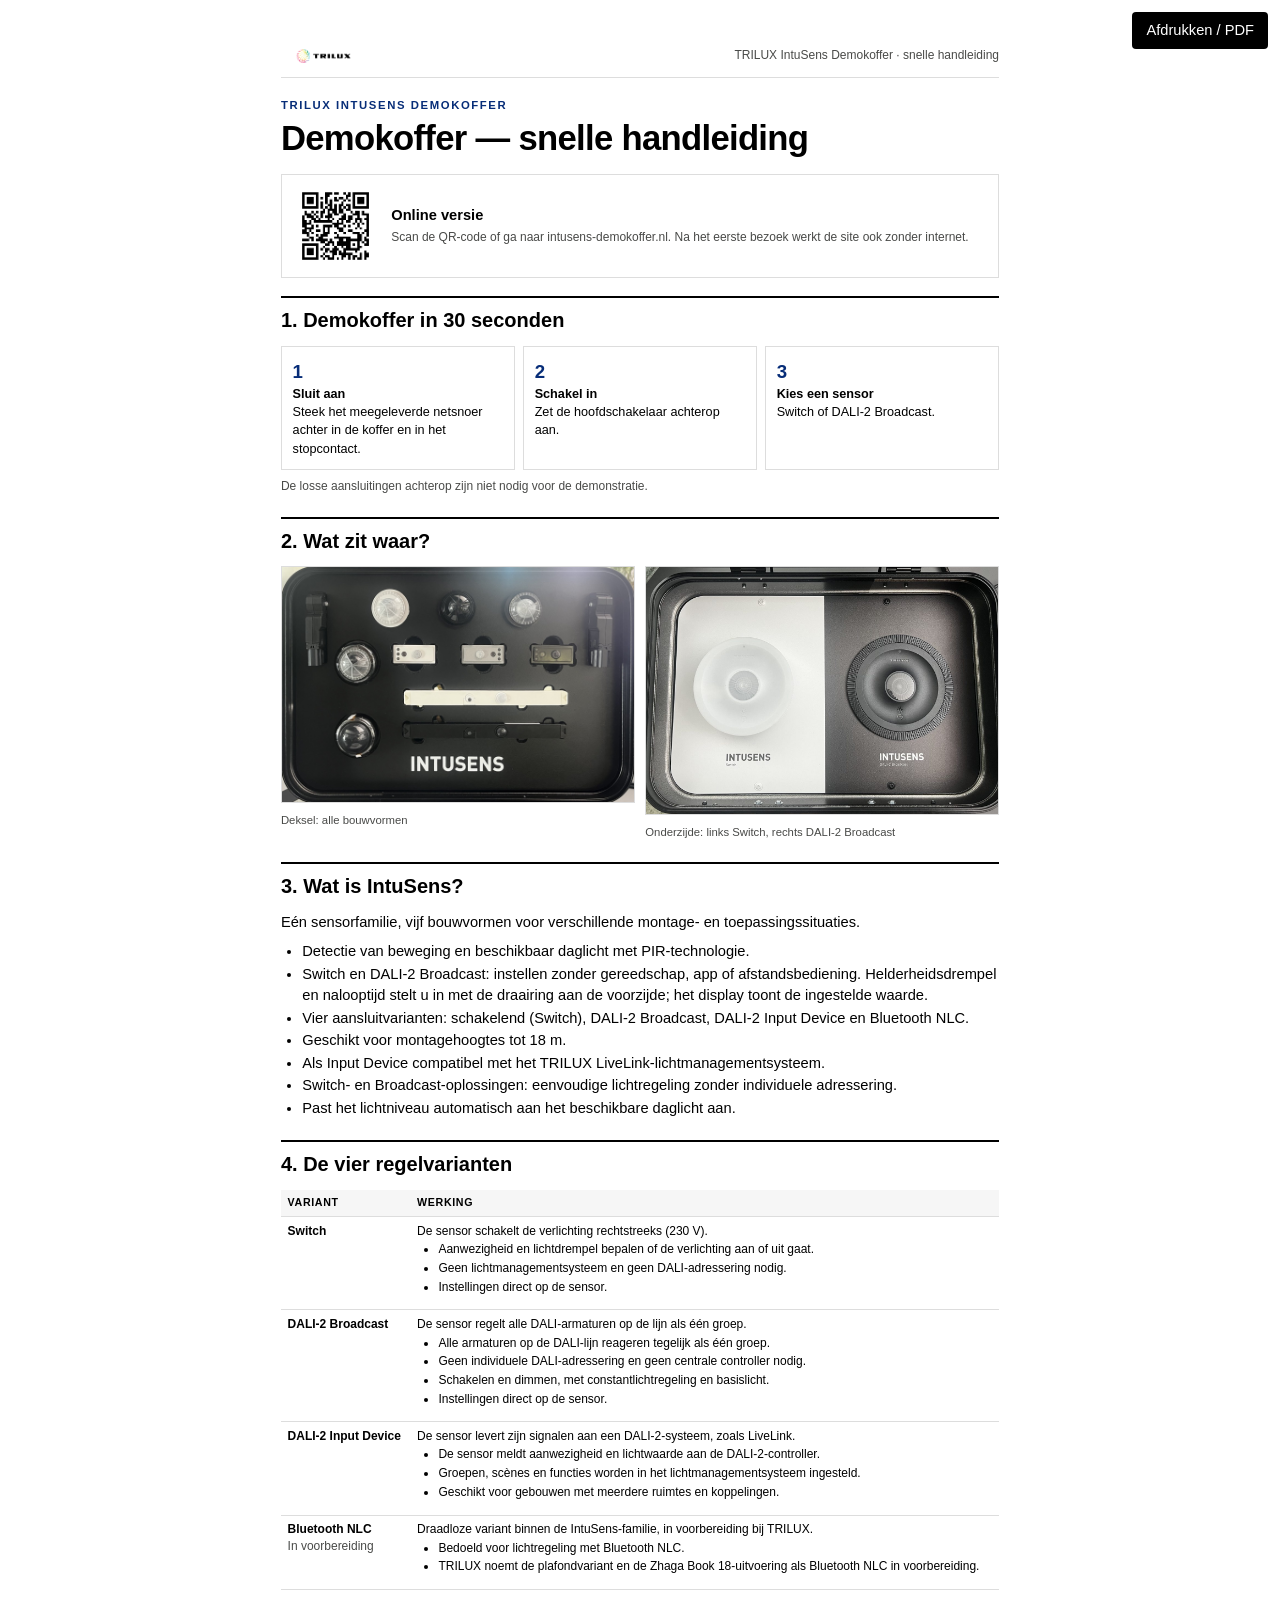
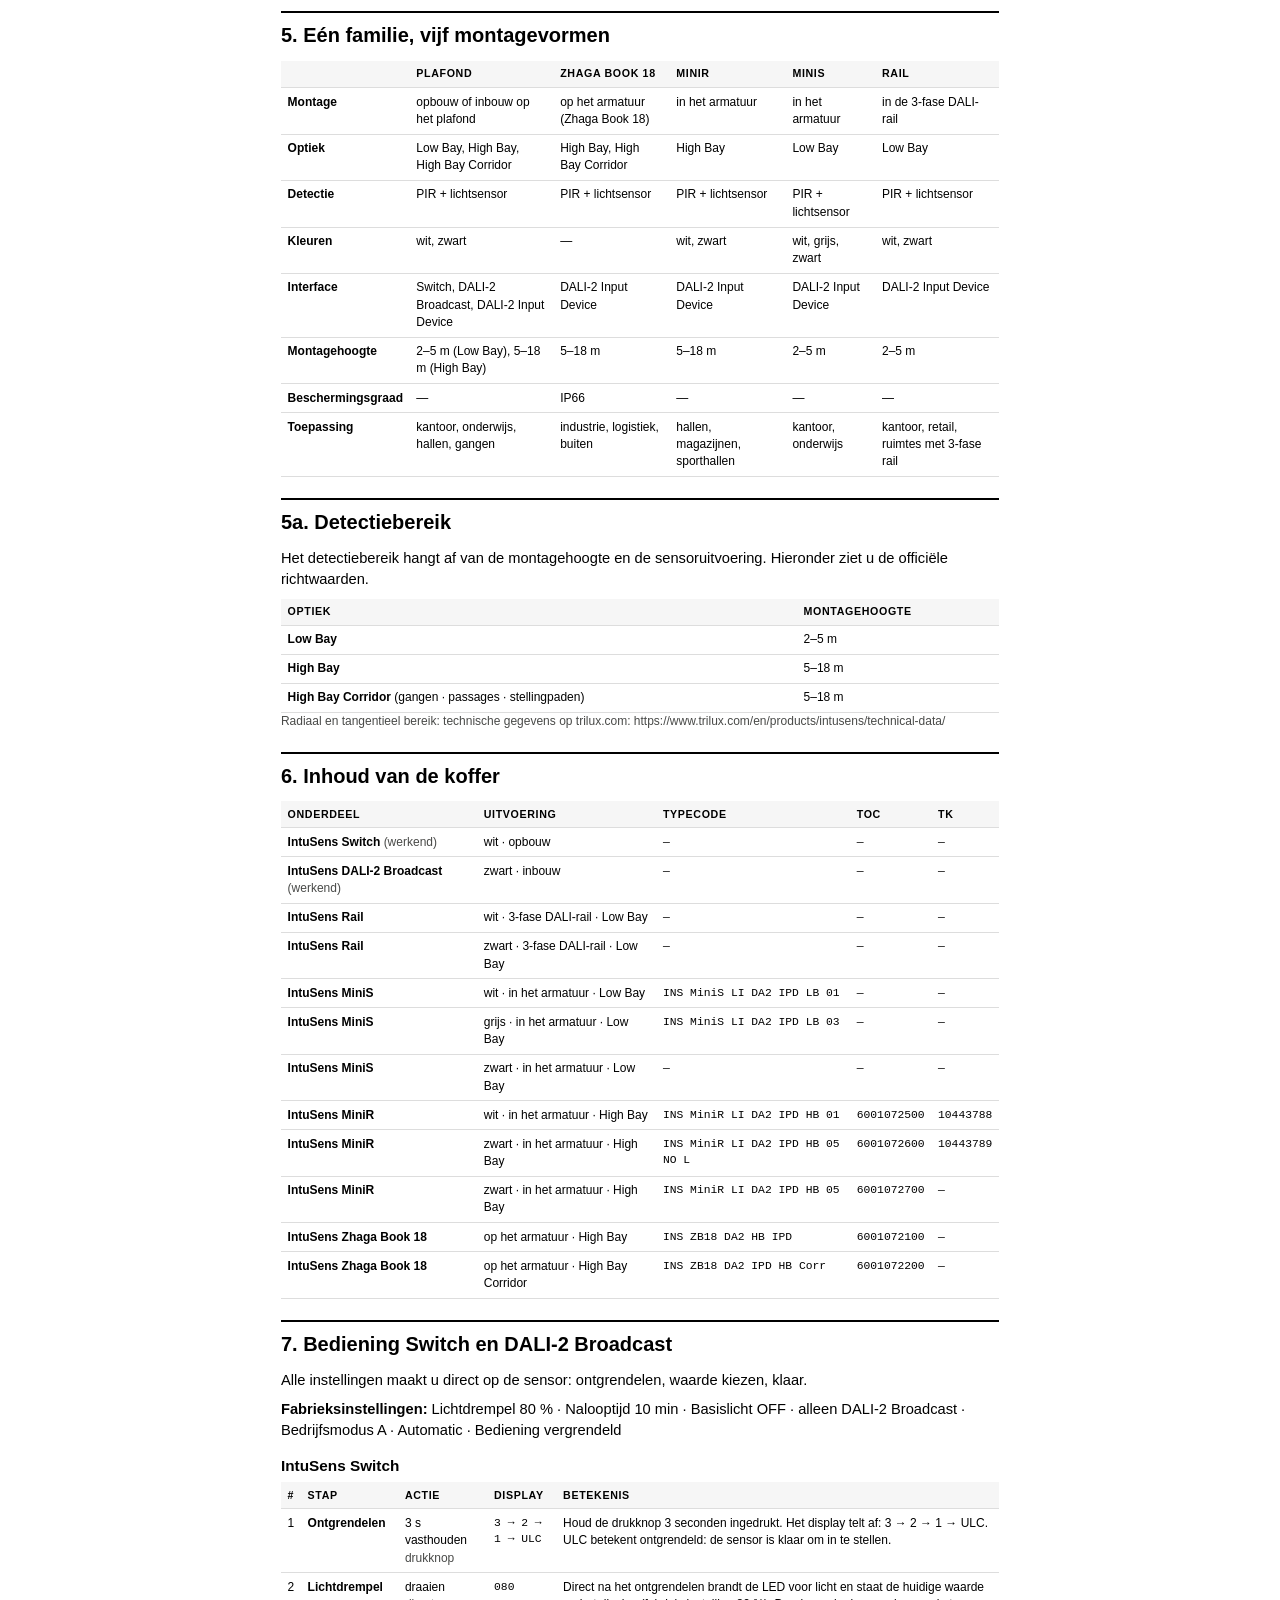
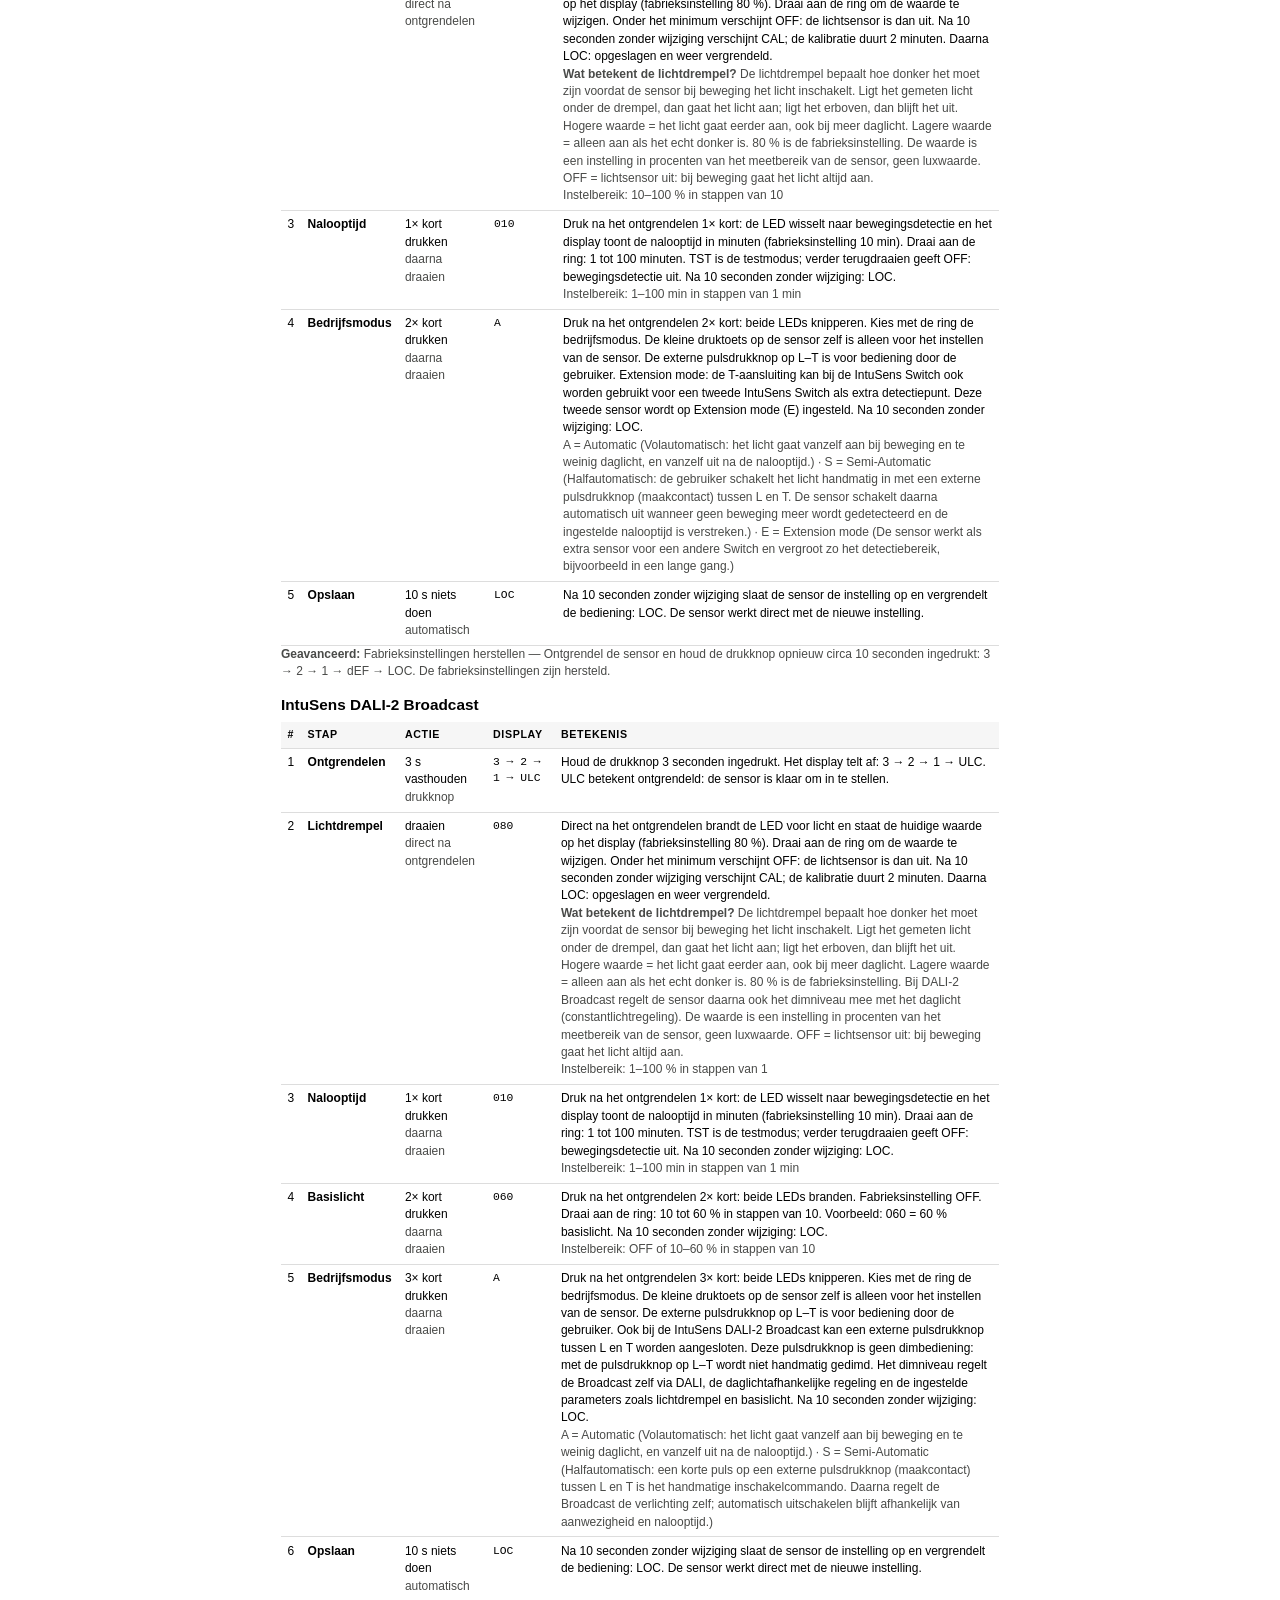
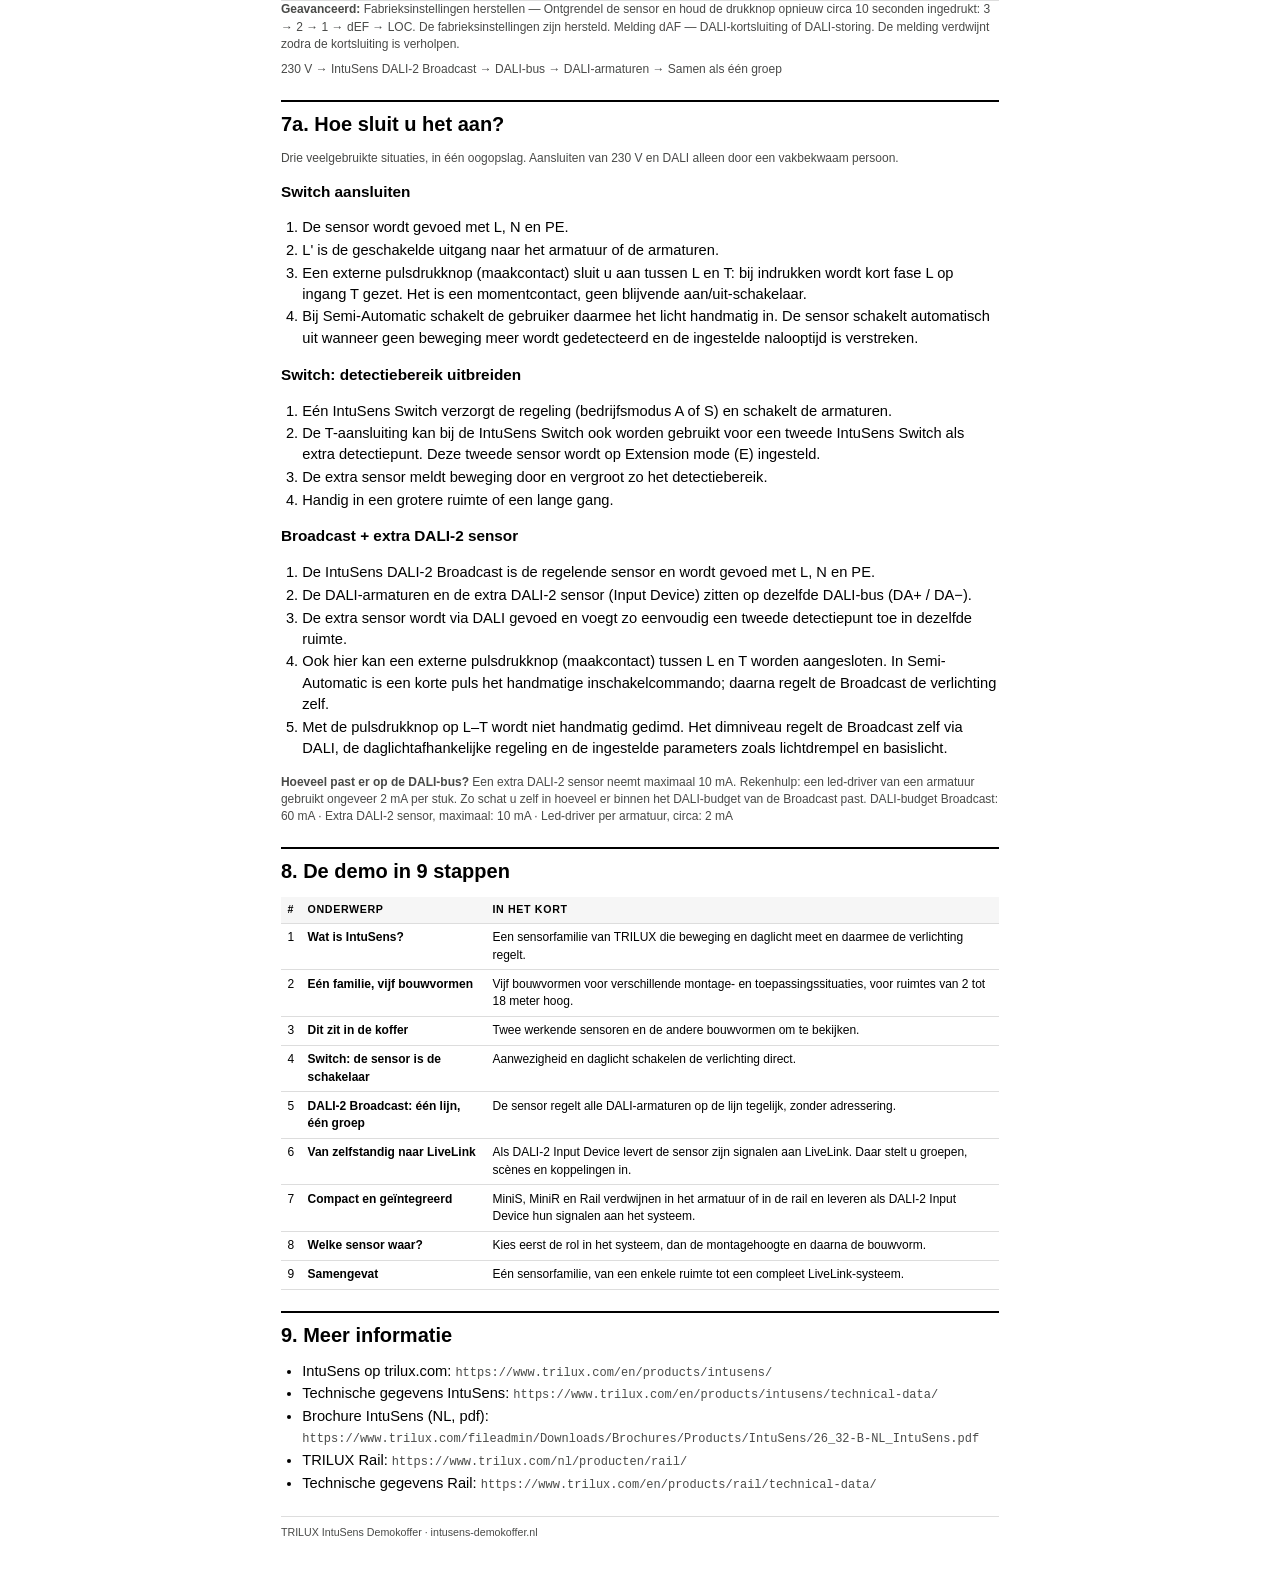
<file: print/intusens-demokoffer-handleiding.html>
<!DOCTYPE html>
<html lang="nl">
<head>
<meta charset="utf-8">
<meta name="viewport" content="width=device-width, initial-scale=1">
<title>IntuSens Demokoffer · handleiding (print)</title>
<style>
  @page{size:A4;margin:16mm 16mm 18mm}
  :root{--ink:#000;--grey:#494A48;--line:#DDDDDD;--blue:#072D78;--warn:#C80A46;--surface:#F6F6F6}
  *{box-sizing:border-box}
  body{font-family:"Segoe UI",-apple-system,BlinkMacSystemFont,"Helvetica Neue",Helvetica,Arial,sans-serif;color:var(--ink);margin:0;line-height:1.45;font-size:11pt;background:#fff}
  .page{max-width:190mm;margin:0 auto;padding:12mm 0}
  h1{font-size:26pt;margin:0 0 4pt;letter-spacing:-.02em}
  h2{font-size:15pt;margin:0 0 8pt;padding-top:6pt;border-top:2px solid var(--ink)}
  h3{font-size:11.5pt;margin:10pt 0 4pt}
  p{margin:0 0 6pt}
  .eyebrow{font-size:8.5pt;letter-spacing:.14em;text-transform:uppercase;color:var(--blue);font-weight:600}
  .brand{display:flex;justify-content:space-between;align-items:center;border-bottom:1px solid var(--line);padding-bottom:8pt;margin-bottom:14pt}
  .brand img{height:16pt}
  .qrbox{display:flex;gap:10pt;align-items:center;border:1px solid var(--line);padding:6pt 8pt;margin:8pt 0 14pt}
  .qrbox img{width:64pt;height:64pt}
  .qrbox b{display:block}
  .qrbox span{font-size:9pt;color:var(--grey)}
  .brand span{font-size:9pt;color:var(--grey)}
  section{break-inside:avoid;margin-bottom:16pt}
  .steps{display:grid;grid-template-columns:repeat(4,1fr);gap:6pt}
  .steps div{border:1px solid var(--line);padding:8pt;font-size:9.5pt}
  .steps i{font-style:normal;font-weight:700;color:var(--blue);font-size:14pt;display:block}
  table{border-collapse:collapse;width:100%;font-size:9pt}
  th,td{text-align:left;padding:4pt 5pt;border-bottom:1px solid var(--line);vertical-align:top}
  th{background:var(--surface);font-size:8pt;text-transform:uppercase;letter-spacing:.06em}
  .mono{font-family:Consolas,Menlo,monospace;font-size:8.5pt}
  .na{color:var(--warn)}
  .note{border-left:3px solid var(--blue);padding:6pt 8pt;background:#E9F2FB;font-size:9.5pt;margin:8pt 0}
  .note.warn{border-color:var(--warn);background:#FBECF1}
  ul{margin:0 0 6pt;padding-left:16pt}
  li{margin:1pt 0}
  .two{display:grid;grid-template-columns:1fr 1fr;gap:12pt}
  .small{font-size:9pt;color:var(--grey)}
  .imgrow{display:grid;grid-template-columns:repeat(5,1fr);gap:6pt}
  .imgrow div{border:1px solid var(--line);padding:4pt;text-align:center;font-size:8.5pt}
  .imgrow img{width:100%;height:60pt;object-fit:contain;display:block;margin-bottom:3pt}
  .fotos{display:grid;grid-template-columns:1fr 1fr;gap:8pt}
  .fotos figure{margin:0}
  .fotos img{width:100%;border:1px solid var(--line)}
  .fotos figcaption{font-size:8.5pt;color:var(--grey);margin-top:2pt}
  .print-btn{position:fixed;top:12px;right:12px;padding:8px 14px;background:#000;color:#fff;border:0;border-radius:4px;font:inherit;cursor:pointer}
  @media print{.print-btn{display:none}.page{padding:0}}
  .footer{font-size:8pt;color:var(--grey);border-top:1px solid var(--line);padding-top:6pt;margin-top:14pt}
</style>
</head>
<body>
<button class="print-btn" onclick="window.print()">Afdrukken / PDF</button>
<div class="page" id="page"><p>Data laden…</p></div>
<script src="../src/data.js"></script>
<script src="../src/translations.js"></script>
<script src="../src/i18n.js"></script>
<script>
(function(){
  var L=window.INTUSENS_LANG,t=L.t,D=L.tr(window.INTUSENS_DATA),P=D.producten,K=D.koffer,B=D.bediening,DEMO=D.demo;
  document.title=t('IntuSens Demokoffer · handleiding (print)');document.querySelector('.print-btn').textContent=t('Afdrukken / PDF');
  function esc(s){return String(s==null?'':s).replace(/[&<>"']/g,function(c){return{'&':'&amp;','<':'&lt;','>':'&gt;','"':'&quot;',"'":'&#39;'}[c];});}
  var h='';
  h+='<div class="brand"><img src="../assets/brand/trilux-logo-kleur-zwart.png" alt="TRILUX"><span>'+t('TRILUX IntuSens Demokoffer · snelle handleiding')+'</span></div>';
  h+='<div class="eyebrow">'+t('TRILUX IntuSens Demokoffer')+'</div><h1>'+t('Demokoffer — snelle handleiding')+'</h1>';
  h+='<div class="qrbox"><img src="../assets/qr/intusens-demokoffer.png" alt="'+t('QR-code naar de online versie')+'"><div><b>'+t('Online versie')+'</b><span>'+t('Scan de QR-code of ga naar intusens-demokoffer.nl. Na het eerste bezoek werkt de site ook zonder internet.')+'</span></div></div>';
  var ss=K.snelstart_sales;
  h+='<section><h2>'+t('1. Demokoffer in 30 seconden')+'</h2><div class="steps" style="grid-template-columns:repeat(3,1fr)">'+ss.stappen.map(function(s,i){return '<div><i>'+(i+1)+'</i><b>'+esc(s[0])+'</b><br>'+esc(s[1])+'</div>';}).join('')+'</div><p class="small" style="margin-top:6pt">'+esc(ss.noot)+'</p></section>';
  h+='<section><h2>'+t('2. Wat zit waar?')+'</h2><div class="fotos"><figure><img src="../'+esc(K.stages[0].foto)+'" alt=""><figcaption>'+t('Deksel: alle bouwvormen')+'</figcaption></figure><figure><img src="../'+esc(K.stages[1].foto)+'" alt=""><figcaption>'+t('Onderzijde: links Switch, rechts DALI-2 Broadcast')+'</figcaption></figure></div></section>';
  h+='<section><h2>'+t('3. Wat is IntuSens?')+'</h2><p>'+esc(P.familie.claim)+'</p><ul>'+P.familie.kern.map(function(k){return '<li>'+esc(k.tekst.replace(/\s*\([^)]*\)\s*$/,''))+'</li>';}).join('')+'</ul></section>';
  h+='<section><h2>'+t('4. De vier regelvarianten')+'</h2><table><tr><th>'+t('Variant')+'</th><th>'+t('Werking')+'</th></tr>'+P.regelvarianten.map(function(r){return '<tr><td><b>'+esc(r.naam)+'</b>'+(r.label?'<br><span class="small">'+esc(r.label)+'</span>':'')+'</td><td>'+esc(r.kop)+'<ul>'+r.uitleg.map(function(u){return '<li>'+esc(u)+'</li>';}).join('')+'</ul></td></tr>';}).join('')+'</table></section>';
  var V=P.vergelijking;
  h+='<section><h2>'+t('5. Eén familie, vijf montagevormen')+'</h2><table><tr><th></th>'+V.kolommen.map(function(id){var f=P.bouwvormen.filter(function(b){return b.id===id;})[0];return '<th>'+esc(f.naam.replace('IntuSens ',''))+'</th>';}).join('')+'</tr>'+V.rijen.map(function(r){return '<tr><td><b>'+esc(r[0])+'</b></td>'+r.slice(1).map(function(v){return '<td>'+esc(v)+'</td>';}).join('')+'</tr>';}).join('')+'</table></section>';
  if(P.detectiebereik){var DB=P.detectiebereik,hasRT=DB.optieken.some(function(o){return o.radiaal||o.tangentieel;});h+='<section><h2>'+t('5a. Detectiebereik')+'</h2><p>'+esc(DB.intro)+'</p><table><tr><th>'+t('Optiek')+'</th><th>'+t('Montagehoogte')+'</th>'+(hasRT?'<th>'+t('Radiaal')+'</th><th>'+t('Tangentieel')+'</th>':'')+'</tr>'+DB.optieken.map(function(o){return '<tr><td><b>'+esc(o.naam)+'</b>'+(o.toepassing?' <span class="muted">('+esc(t(o.toepassing))+')</span>':'')+'</td><td>'+esc(o.montagehoogte||'')+'</td>'+(hasRT?'<td>'+esc(o.radiaal||'—')+'</td><td>'+esc(o.tangentieel||'—')+'</td>':'')+'</tr>';}).join('')+'</table>'+(hasRT?'':'<p class="small">'+esc(DB.link[0])+': '+esc(DB.link[1])+'</p>')+'</section>';}
  h+='<section><h2>'+t('6. Inhoud van de koffer')+'</h2><table><tr><th>'+t('Onderdeel')+'</th><th>'+t('Uitvoering')+'</th><th>'+t('Typecode')+'</th><th>TOC</th><th>TK</th></tr>'+P.producten.map(function(p){var a=p.sales.artikel||{};return '<tr><td><b>'+esc(p.kort)+'</b>'+(p.kofferrol==='actief'?' <span class="small">'+t('(werkend)')+'</span>':'')+'</td><td>'+esc(p.sales.sub)+'</td><td class="mono">'+esc(a.typecode||'—')+'</td><td class="mono">'+esc(a.toc||'—')+'</td><td class="mono">'+esc(a.tk||'—')+'</td></tr>';}).join('')+'</table></section>';
  var bs=B.sales;
  function flowTbl(k){var f=bs[k].flow;return '<table><tr><th>#</th><th>'+t('Stap')+'</th><th>'+t('Actie')+'</th><th>'+t('Display')+'</th><th>'+t('Betekenis')+'</th></tr>'+f.map(function(st,i){return '<tr><td>'+(i+1)+'</td><td><b>'+esc(st.kop)+'</b></td><td>'+esc(st.actie.label)+(st.actie.sub?'<br><span class="small">'+esc(st.actie.sub)+'</span>':'')+'</td><td class="mono">'+esc(st.reeks?st.reeks.join(' → '):st.display)+'</td><td>'+esc(st.uitleg.join(' '))+(st.toelichting?'<br><span class="small"><b>'+esc(st.toelichting.kop)+'</b> '+esc(st.toelichting.tekst.join(' '))+'</span>':'')+(st.bereik?'<br><span class="small">'+t('Instelbereik: ')+esc(st.bereik)+'</span>':'')+(st.opties?'<br><span class="small">'+st.opties.map(function(o){return o[0]+' = '+o[1]+(o[2]?' ('+o[2]+')':'');}).join(' · ')+'</span>':'')+'</td></tr>';}).join('')+'</table>'+(bs[k].geavanceerd?'<p class="small"><b>'+t('Geavanceerd:')+'</b> '+bs[k].geavanceerd.map(function(g){return esc(g[0])+' — '+esc(g[1]);}).join(' ')+'</p>':'');}
  h+='<section><h2>'+t('7. Bediening Switch en DALI-2 Broadcast')+'</h2><p>'+esc(bs.switch.sub)+'</p><p><b>'+t('Fabrieksinstellingen:')+'</b> '+bs.fabriek.map(function(f){return esc(f[0])+' '+esc(f[1]);}).join(' · ')+'</p><h3>IntuSens Switch</h3>'+flowTbl('switch')+'<h3>IntuSens DALI-2 Broadcast</h3>'+flowTbl('broadcast')+'<p class="small">'+bs.broadcast.keten.join(' → ')+'</p></section>';
  if(bs.aansluiten){h+='<section><h2>7a. '+esc(bs.aansluiten.kop)+'</h2><p class="small">'+esc(bs.aansluiten.sub)+'</p>'+bs.aansluiten.items.map(function(it){return '<h3>'+esc(it.titel)+'</h3><ol style="padding-left:16pt">'+it.uitleg.map(function(u){return '<li>'+esc(u)+'</li>';}).join('')+'</ol>'+(it.budget?'<p class="small"><b>'+esc(it.budget.kop)+'</b> '+esc(it.budget.tekst)+' '+it.budget.waarden.map(function(w){return esc(w[0])+': '+esc(w[1]);}).join(' · ')+'</p>':'');}).join('')+'</section>';}
    h+='<section><h2>'+t('8. De demo in {n} stappen',{n:DEMO.schermen.length})+'</h2><table><tr><th>#</th><th>'+t('Onderwerp')+'</th><th>'+t('In het kort')+'</th></tr>'+DEMO.schermen.map(function(s){return '<tr><td>'+s.n+'</td><td><b>'+esc(s.titel)+'</b></td><td>'+esc(s.boodschap)+'</td></tr>';}).join('')+'</table></section>';
  var L=(P.familie.links||[]).concat(((P.bouwvormen.filter(function(b){return b.id==='rail';})[0]||{}).sales||{}).links||[]);
  h+='<section><h2>'+t('9. Meer informatie')+'</h2><ul>'+L.map(function(l){return '<li>'+esc(l[0])+': <span class="mono small">'+esc(l[1])+'</span></li>';}).join('')+'</ul></section>';
  h+='<div class="footer">'+t('TRILUX IntuSens Demokoffer · intusens-demokoffer.nl')+'</div>';
  document.getElementById('page').innerHTML=h;
})();
</script>
</body>
</html>
</file>
<file: src/styles.css>
/* TRILUX IntuSens demokoffer — Interactive Sales Guide
   Kleuren volgen de TRILUX PowerPoint-master (maart 2026) zoals gebruikt in de presentatie-repo:
   zwart #000, blauw #072D78 (accent2), lichtblauw #4097DB (accent1), grijs #494A48, lijn #DDDDDD, vlak #F6F6F6. */
:root{
  --ink:#000000; --ink-2:#1d1d1f; --grey:#494A48; --grey-mid:#919390; --grey-soft:#B8BAB7;
  --line:#DDDDDD; --surface:#F6F6F6; --paper:#FFFFFF;
  --blue:#072D78; --blue-light:#4097DB; --blue-pale:#E9F2FB;
  --warn:#C80A46; --warn-pale:#FBECF1;
  --font:"Segoe UI",-apple-system,BlinkMacSystemFont,"Helvetica Neue",Helvetica,Arial,sans-serif;
  --mono:Consolas,"SF Mono",Menlo,"Courier New",monospace;
  --radius:4px; --gutter:clamp(16px,4vw,48px); --max:1240px;
  --nav-h:60px;
}
*{box-sizing:border-box}
html{-webkit-text-size-adjust:100%;scroll-behavior:smooth}
body{margin:0;font-family:var(--font);color:var(--ink);background:var(--paper);line-height:1.5;font-size:16px;-webkit-font-smoothing:antialiased}
img{max-width:100%;display:block}
a{color:var(--blue);text-decoration:none}
a:hover{text-decoration:underline}
button{font:inherit;color:inherit;cursor:pointer}
h1,h2,h3,h4{margin:0;font-weight:600;letter-spacing:-.01em;line-height:1.15}
h1{font-size:clamp(34px,6vw,72px);font-weight:700;letter-spacing:-.02em}
h2{font-size:clamp(26px,3.6vw,42px)}
h3{font-size:clamp(19px,2.2vw,24px)}
p{margin:0 0 1em}
.muted{color:var(--grey)}
.small{font-size:14px}
.mono{font-family:var(--mono)}
.sr-only{position:absolute;width:1px;height:1px;overflow:hidden;clip:rect(0 0 0 0);white-space:nowrap}
:focus-visible{outline:2px solid var(--blue-light);outline-offset:2px}
@media (prefers-reduced-motion:reduce){*{animation:none!important;transition:none!important}}

/* ---- navigatie ---- */
.nav{position:sticky;top:0;z-index:50;height:var(--nav-h);background:rgba(255,255,255,.92);backdrop-filter:saturate(180%) blur(12px);border-bottom:1px solid var(--line)}
.nav-in{max-width:var(--max);margin:0 auto;padding:0 var(--gutter);height:100%;display:flex;align-items:center;gap:20px}
.nav-logo{display:flex;align-items:center;gap:12px;color:var(--ink);font-weight:600;font-size:14px;letter-spacing:.06em;text-transform:uppercase}
.nav-logo img{height:17px;width:auto}
.nav-logo:hover{text-decoration:none}
.nav-links{display:flex;gap:4px;margin-left:auto;align-items:center}
.nav-links a{color:var(--grey);font-size:14px;padding:8px 12px;border-radius:var(--radius);white-space:nowrap}
.nav-links a:hover{color:var(--ink);background:var(--surface);text-decoration:none}
.nav-links a.active{color:var(--ink);font-weight:600}
.nav-links a.cta{background:var(--ink);color:#fff;font-weight:600;margin-left:8px}
.nav-links a.cta:hover{background:var(--blue)}
.nav-burger{display:none;margin-left:auto;background:none;border:1px solid var(--line);border-radius:var(--radius);padding:8px 10px;font-size:14px}
@media (max-width:1100px){
  .nav-links{display:none;position:absolute;top:var(--nav-h);left:0;right:0;background:#fff;border-bottom:1px solid var(--line);flex-direction:column;align-items:stretch;padding:8px var(--gutter) 16px;gap:0}
  .nav-links.open{display:flex}
  .nav-links a{padding:12px 8px;border-bottom:1px solid var(--surface);font-size:16px}
  .nav-links a.cta{margin:8px 0 0;text-align:center}
  .nav-burger{display:block}
}

/* ---- pagina ---- */
main{min-height:calc(100vh - var(--nav-h))}
.wrap{max-width:var(--max);margin:0 auto;padding:0 var(--gutter)}
.section{padding:clamp(40px,7vw,96px) 0}
.section.tight{padding:clamp(24px,4vw,56px) 0}
.section.grey{background:var(--surface)}
.section.dark{background:var(--ink);color:#fff}
.section.dark .muted{color:var(--grey-soft)}
.eyebrow{font-size:12px;letter-spacing:.14em;text-transform:uppercase;color:var(--blue);font-weight:600;margin-bottom:12px}
.dark .eyebrow{color:var(--blue-light)}
.lead{font-size:clamp(17px,1.6vw,21px);color:var(--grey);max-width:60ch}
.dark .lead{color:#d6d6d6}
.head{margin-bottom:clamp(24px,4vw,48px);max-width:70ch}
.grid{display:grid;gap:clamp(16px,2.4vw,32px)}
.g2{grid-template-columns:repeat(2,1fr)}
.g3{grid-template-columns:repeat(3,1fr)}
.g4{grid-template-columns:repeat(4,1fr)}
.g5{grid-template-columns:repeat(5,1fr)}
@media (max-width:1000px){.g4,.g5{grid-template-columns:repeat(3,1fr)}}
.routes{grid-template-columns:repeat(5,1fr)}
@media (max-width:1100px){.routes{grid-template-columns:repeat(3,1fr)}}
@media (max-width:760px){.routes{grid-template-columns:repeat(2,1fr)}}
@media (max-width:520px){.routes{grid-template-columns:1fr}}
@media (max-width:760px){.g3,.g4,.g5{grid-template-columns:repeat(2,1fr)}}
@media (max-width:520px){.g2,.g3,.g4,.g5{grid-template-columns:1fr}}

/* ---- knoppen ---- */
.btn{display:inline-flex;align-items:center;justify-content:center;gap:8px;padding:14px 22px;border-radius:var(--radius);border:1px solid var(--ink);background:var(--ink);color:#fff;font-weight:600;font-size:15px;transition:background .15s,color .15s,border-color .15s;text-decoration:none!important;min-height:48px}
.btn:hover{background:var(--blue);border-color:var(--blue)}
.btn.ghost{background:transparent;color:var(--ink)}
.btn.ghost:hover{background:var(--ink);color:#fff}
.btn.light{background:#fff;border-color:#fff;color:var(--ink)}
.btn.light:hover{background:var(--blue-light);border-color:var(--blue-light);color:#fff}
.btn.outline-light{background:transparent;border-color:rgba(255,255,255,.6);color:#fff}
.btn.outline-light:hover{background:#fff;color:var(--ink)}
.btn.sm{padding:8px 14px;min-height:36px;font-size:14px}
.btn-row{display:flex;flex-wrap:wrap;gap:12px}
.btn.blue{background:var(--blue);border-color:var(--blue)}
.btn.blue:hover{background:var(--blue-light);border-color:var(--blue-light)}

/* ---- kaarten ---- */
.card{background:#fff;border:1px solid var(--line);border-radius:var(--radius);overflow:hidden;display:flex;flex-direction:column;transition:box-shadow .2s,transform .2s;color:inherit}
a.card:hover{text-decoration:none;box-shadow:0 12px 32px rgba(0,0,0,.08);transform:translateY(-2px)}
.card-img{aspect-ratio:1/1;background:var(--surface);display:flex;align-items:center;justify-content:center;padding:14%;position:relative}
.card-img.dark{background:#111}
.card-img img{width:100%;height:100%;object-fit:contain;mix-blend-mode:multiply}
.card-img.dark img{mix-blend-mode:normal}
.card-img.wide{aspect-ratio:16/10}
.card-body{padding:18px 20px 22px;display:flex;flex-direction:column;gap:6px;flex:1}
.card-body b{font-size:17px;font-weight:600}
.card-body .sub{color:var(--grey);font-size:14px}
.card-body ul{margin:8px 0 0;padding-left:18px;color:var(--grey);font-size:14px}
.card-body li{margin:2px 0}
.tag{display:inline-block;font-size:11px;letter-spacing:.1em;text-transform:uppercase;font-weight:600;padding:4px 8px;border-radius:2px;background:var(--blue-pale);color:var(--blue)}
.tag.grey{background:var(--surface);color:var(--grey)}
.tag.warn{background:var(--warn-pale);color:var(--warn)}
.tag.dark{background:var(--ink);color:#fff}
.tags{display:flex;flex-wrap:wrap;gap:6px}

/* ---- placeholder beelden ---- */
.ph{background:repeating-linear-gradient(135deg,#f3f3f3 0 12px,#ececec 12px 24px);color:var(--grey);display:flex;flex-direction:column;align-items:center;justify-content:center;text-align:center;padding:24px;font-size:13px;gap:6px;width:100%;height:100%;border:1px dashed var(--grey-soft);border-radius:var(--radius)}
.ph b{font-size:14px;color:var(--ink-2)}
.ph .mono{font-size:12px;word-break:break-all}

/* ---- status-badges ---- */
.st{display:inline-flex;align-items:center;gap:6px;font-size:12px;color:var(--grey);white-space:nowrap}
.st::before{content:"";width:8px;height:8px;border-radius:50%;background:var(--grey-soft);flex:none}
.st.bevestigd::before{background:var(--blue)}
.st.onzeker::before{background:var(--blue-light)}
.st.te-verifieren::before{background:var(--warn)}
.st.waarneming::before{background:var(--grey-mid)}
.st.schematisch::before{background:var(--grey-mid)}
.legend{display:flex;flex-wrap:wrap;gap:16px;font-size:13px;color:var(--grey);margin-top:12px}
.note{border-left:3px solid var(--blue);background:var(--blue-pale);padding:14px 18px;border-radius:0 var(--radius) var(--radius) 0;font-size:14px;color:var(--ink-2);margin:20px 0}
.note.warn{border-color:var(--warn);background:var(--warn-pale)}
.note b{font-weight:600}

/* ---- hero ---- */
.hero{background:var(--ink);color:#fff;position:relative;overflow:hidden;min-height:calc(100vh - var(--nav-h));display:flex;align-items:center}
.hero-in{max-width:var(--max);margin:0 auto;padding:clamp(56px,8vw,120px) var(--gutter);display:grid;grid-template-columns:1.1fr 1fr;gap:clamp(24px,5vw,72px);align-items:center;width:100%}
.hero .brand{font-size:14px;letter-spacing:.32em;text-transform:uppercase;color:#fff;font-weight:600;margin-bottom:20px}
.hero h1{font-size:clamp(48px,8vw,112px);line-height:.95;letter-spacing:-.03em}
.hero h1 small{display:block;font-size:.34em;font-weight:400;letter-spacing:.02em;color:#cfcfcf;margin-top:16px;line-height:1.25}
.hero .sub{margin:28px 0 36px;color:#bdbdbd;font-size:clamp(17px,1.6vw,21px);max-width:44ch}
.hero-visual{position:relative;aspect-ratio:4/3;background:#151515;border-radius:var(--radius);display:flex;align-items:center;justify-content:center;overflow:hidden}
.hero-visual img{width:100%;height:100%;object-fit:cover}
.hero-visual .ph{background:repeating-linear-gradient(135deg,#1c1c1c 0 12px,#161616 12px 24px);border-color:#333;color:#9a9a9a}
.hero-visual .ph b{color:#fff}
.hero-actions{display:grid;grid-template-columns:repeat(2,1fr);gap:12px;max-width:440px}
.hero-actions .btn{width:100%}
@media (max-width:860px){.hero-in{grid-template-columns:1fr}.hero-visual{order:-1;aspect-ratio:16/10}.hero{min-height:0}}
@media (max-width:480px){.hero-actions{grid-template-columns:1fr}}

/* ---- kenmerkstrook ---- */
.strip{display:grid;grid-template-columns:repeat(4,1fr);gap:1px;background:var(--line);border:1px solid var(--line)}
.strip div{background:#fff;padding:22px 20px}
.strip b{display:block;font-size:15px;margin-bottom:4px}
.strip span{font-size:14px;color:var(--grey)}
@media (max-width:760px){.strip{grid-template-columns:repeat(2,1fr)}}
@media (max-width:420px){.strip{grid-template-columns:1fr}}

/* ---- koffer ---- */
.koffer-stage{position:relative;background:#111;border-radius:var(--radius);overflow:hidden;aspect-ratio:4/3}
.koffer-stage img{width:100%;height:100%;object-fit:contain}
.koffer-stage .ph{background:repeating-linear-gradient(135deg,#1c1c1c 0 12px,#161616 12px 24px);border:none;color:#9a9a9a}
.koffer-stage .ph b{color:#fff}
.hs{position:absolute;transform:translate(-50%,-50%);width:26px;height:26px;border-radius:50%;border:2px solid #fff;background:rgba(7,45,120,.85);box-shadow:0 0 0 0 rgba(255,255,255,.5);padding:0;opacity:.55;transition:opacity .2s,transform .2s;color:#fff;font-size:11px;font-weight:600}
.hs:hover,.hs:focus-visible,.koffer-stage.show .hs{opacity:1}
.hs:hover{transform:translate(-50%,-50%) scale(1.15)}
.hs-tip{position:absolute;z-index:5;background:#fff;color:var(--ink);padding:10px 12px;border-radius:var(--radius);box-shadow:0 8px 24px rgba(0,0,0,.25);font-size:13px;min-width:180px;max-width:260px;pointer-events:none;transform:translate(-50%,12px)}
.hs-tip b{display:block;font-size:14px}
.hs-tip .sub{color:var(--grey);font-size:12px}
.koffer-tools{display:flex;flex-wrap:wrap;gap:10px;align-items:center;margin:14px 0}
.koffer-tools .toggle{display:inline-flex;align-items:center;gap:8px;font-size:14px;cursor:pointer;user-select:none}
.koffer-tools input{width:18px;height:18px;accent-color:var(--blue)}
.editor{background:var(--surface);border:1px solid var(--line);padding:16px;border-radius:var(--radius);margin-top:16px;font-size:14px}
.editor select{font:inherit;padding:8px;border:1px solid var(--line);border-radius:var(--radius);background:#fff}
.editor textarea{width:100%;min-height:140px;font-family:var(--mono);font-size:12px;margin-top:10px;border:1px solid var(--line);border-radius:var(--radius);padding:8px}
.koffer-grid .card-img{aspect-ratio:4/3}
.rol{position:absolute;top:10px;left:10px}

/* ---- familie ---- */
.fam{display:grid;grid-template-columns:repeat(5,1fr);gap:16px}
@media (max-width:1000px){.fam{grid-template-columns:repeat(3,1fr)}}
@media (max-width:640px){.fam{grid-template-columns:repeat(2,1fr)}}
@media (max-width:420px){.fam{grid-template-columns:1fr}}
.spec{display:grid;grid-template-columns:150px 1fr;gap:8px 16px;font-size:14px;margin:0}
.spec dt{color:var(--grey)}
.spec dd{margin:0}
.spec dd .st{margin-left:8px}
@media (max-width:520px){.spec{grid-template-columns:1fr}.spec dt{margin-top:8px;font-size:12px;text-transform:uppercase;letter-spacing:.08em}}
.height-bar{display:grid;grid-template-columns:repeat(3,1fr);gap:12px;margin-top:24px}
.height-bar div{border-top:3px solid var(--blue);padding-top:10px;font-size:14px}
.height-bar b{display:block;font-size:16px}
.height-bar span{color:var(--grey)}

/* ---- tabel ---- */
.tbl-wrap{overflow-x:auto;-webkit-overflow-scrolling:touch;border:1px solid var(--line);border-radius:var(--radius)}
table{border-collapse:collapse;width:100%;font-size:14px;min-width:720px}
th,td{text-align:left;padding:10px 12px;border-bottom:1px solid var(--line);vertical-align:top}
th{background:var(--surface);font-weight:600;font-size:12px;letter-spacing:.06em;text-transform:uppercase;color:var(--grey);white-space:nowrap}
tr:last-child td{border-bottom:none}
td .mono{font-size:13px}
td.na{color:var(--warn);font-size:13px}

/* ---- regelvarianten ---- */
.var{display:grid;grid-template-columns:repeat(4,1fr);gap:16px}
@media (max-width:1000px){.var{grid-template-columns:repeat(2,1fr)}}
@media (max-width:520px){.var{grid-template-columns:1fr}}
.var .card-body p{font-size:14px;color:var(--grey);margin:0}
.var .kop{font-size:15px;font-weight:600;color:var(--ink);margin:4px 0 8px}
.zeg{background:var(--surface);border-radius:var(--radius);padding:12px 14px;font-size:14px;margin-top:auto}
.zeg em{display:block;font-style:normal;font-size:11px;letter-spacing:.1em;text-transform:uppercase;color:var(--blue);font-weight:600;margin-bottom:4px}
.cmp{display:grid;grid-template-columns:1.2fr repeat(3,1fr);border:1px solid var(--line);font-size:14px}
.cmp>div{padding:12px 14px;border-bottom:1px solid var(--line);border-right:1px solid var(--line)}
.cmp>div:nth-child(4n){border-right:none}
.cmp .h{background:var(--surface);font-weight:600}
.cmp .l{color:var(--grey)}
@media (max-width:700px){
  .cmp{grid-template-columns:1fr;font-size:15px;border:none}
  .cmp>div{border:none;padding:8px 0}
  .cmp>div.h[data-col],.cmp>div.h{display:none}
  .cmp .l{background:none;font-weight:600;color:var(--ink);padding:18px 0 6px;border-bottom:1px solid var(--line);margin-bottom:4px}
  .cmp .l:first-of-type{padding-top:0}
  .cmp>div[data-col]{display:grid;grid-template-columns:118px 1fr;gap:10px;align-items:baseline}
  .cmp>div[data-col]::before{content:attr(data-col);font-size:11px;letter-spacing:.08em;text-transform:uppercase;font-weight:600;color:var(--blue);line-height:1.3}
}

/* ---- keten (broadcast) ---- */
.chain{display:flex;flex-direction:column;align-items:center;gap:0;margin:24px 0}
.chain div{border:1px solid var(--line);padding:12px 22px;border-radius:var(--radius);font-weight:600;background:#fff;min-width:240px;text-align:center}
.chain div.hi{background:var(--ink);color:#fff;border-color:var(--ink)}
.chain span{width:2px;height:22px;background:var(--blue);display:block}

/* ---- bediening ---- */
.steps{display:grid;grid-template-columns:repeat(5,1fr);gap:12px;counter-reset:s}
@media (max-width:900px){.steps{grid-template-columns:repeat(3,1fr)}}
@media (max-width:560px){.steps{grid-template-columns:1fr}}
.step{border:1px solid var(--line);padding:20px 18px;border-radius:var(--radius);position:relative}
.step i{display:block;font-style:normal;font-size:40px;font-weight:700;color:var(--blue);line-height:1;margin-bottom:10px}
.step b{display:block;margin-bottom:4px}
.step p{font-size:14px;color:var(--grey);margin:0 0 8px}
.sim{display:grid;grid-template-columns:minmax(260px,400px) 1fr;gap:clamp(24px,4vw,56px);align-items:center}
@media (max-width:760px){.sim{grid-template-columns:1fr}}
.sensor{width:100%;max-width:400px;margin:0 auto;aspect-ratio:1;position:relative;user-select:none;touch-action:none}
.sensor svg{width:100%;height:100%;display:block}
.sensor .ring{cursor:grab}
.sensor .ring:active{cursor:grabbing}
.sensor .btn-press{cursor:pointer}
.sim-ctl{display:flex;flex-direction:column;gap:14px}
.sim-ctl .row{display:flex;flex-wrap:wrap;gap:10px;align-items:center}
.sim-state{font-family:var(--mono);font-size:13px;color:var(--grey);background:var(--surface);padding:10px 12px;border-radius:var(--radius)}
.lcd{font-family:var(--mono);font-weight:700}
.kv{display:grid;grid-template-columns:1fr 1fr;gap:16px}
@media (max-width:700px){.kv{grid-template-columns:1fr}}
.kv .box{border:1px solid var(--line);border-radius:var(--radius);padding:18px 20px}
.kv .box h4{font-size:12px;letter-spacing:.12em;text-transform:uppercase;color:var(--blue);margin-bottom:10px}
.kv ul{margin:0;padding-left:18px;font-size:14px}
.kv li{margin:4px 0}

/* ---- productdetail ---- */
.pd-hero{display:grid;grid-template-columns:1fr 1fr;gap:clamp(24px,4vw,64px);align-items:center}
@media (max-width:800px){.pd-hero{grid-template-columns:1fr}}
.pd-img{aspect-ratio:1;background:var(--surface);border-radius:var(--radius);display:flex;align-items:center;justify-content:center;padding:12%}
.pd-img img{width:100%;height:100%;object-fit:contain;mix-blend-mode:multiply}
.pd-img.dark{background:#111}
.pd-img.dark img{mix-blend-mode:normal}
.pd-title .fam-name{color:var(--grey);font-size:15px;margin-bottom:6px}
.pd-title h1{font-size:clamp(30px,4.4vw,52px)}
.pd-title .sell{font-size:clamp(17px,1.5vw,20px);color:var(--grey);margin-top:14px;max-width:44ch}
.pd-sec{padding:clamp(28px,4vw,48px) 0;border-top:1px solid var(--line)}
.pd-sec h2{font-size:12px;letter-spacing:.14em;text-transform:uppercase;color:var(--blue);margin-bottom:16px}
.pd-sec .lead-txt{font-size:clamp(17px,1.5vw,20px);max-width:60ch}
.pd-sec ul.plain{margin:0;padding-left:20px}
.chips{display:flex;flex-wrap:wrap;gap:8px}
.chip{border:1px solid var(--line);padding:8px 12px;border-radius:999px;font-size:14px}
.schema{display:flex;align-items:center;gap:0;flex-wrap:wrap}
.schema div{border:1px solid var(--line);padding:10px 16px;border-radius:var(--radius);font-weight:600;font-size:14px}
.schema div.hi{background:var(--ink);color:#fff;border-color:var(--ink)}
.schema span{width:28px;height:2px;background:var(--blue);display:block;flex:none}
@media (max-width:640px){.schema{flex-direction:column;align-items:stretch}.schema span{width:2px;height:20px;margin-left:24px}}
.tech{display:grid;grid-template-columns:repeat(auto-fill,minmax(220px,1fr));gap:12px}
.tech div{border:1px solid var(--line);padding:14px 16px;border-radius:var(--radius)}
.tech small{display:block;color:var(--grey);font-size:12px;letter-spacing:.06em;text-transform:uppercase;margin-bottom:4px}
.tech b{font-weight:600;font-size:15px;display:block}
.tech b.na{color:var(--warn);font-weight:500;font-size:14px}
.tech .st{margin-top:6px}
.src-list{font-size:13px;color:var(--grey);margin:0;padding-left:18px}

/* ---- snelstart ---- */
.qs{display:grid;grid-template-columns:repeat(7,1fr);gap:10px}
@media (max-width:1100px){.qs{grid-template-columns:repeat(4,1fr)}}
@media (max-width:700px){.qs{grid-template-columns:repeat(2,1fr)}}
@media (max-width:420px){.qs{grid-template-columns:1fr}}
.qs div{border:1px solid var(--line);border-radius:var(--radius);padding:18px 16px 20px;min-height:150px}
.qs i{font-style:normal;display:inline-flex;width:34px;height:34px;border-radius:50%;background:var(--ink);color:#fff;align-items:center;justify-content:center;font-weight:700;margin-bottom:12px}
.qs b{display:block;font-size:15px;margin-bottom:4px}
.qs p{font-size:14px;color:var(--grey);margin:0}
.back-labels{display:grid;grid-template-columns:1fr 1fr;gap:24px;align-items:start}
@media (max-width:760px){.back-labels{grid-template-columns:1fr}}
.back-labels ol{margin:0;padding-left:20px;font-size:15px}
.back-labels li{margin:6px 0}

/* ---- demo (sales-modus) ---- */
body.demo-mode .nav{display:none}
.demo{position:fixed;inset:0;background:#fff;z-index:100;display:grid;grid-template-rows:auto 1fr auto;overflow:hidden}
.demo-top{display:flex;align-items:center;gap:16px;padding:14px var(--gutter);border-bottom:1px solid var(--line)}
.demo-top .prog{flex:1;height:2px;background:var(--line);position:relative}
.demo-top .prog i{position:absolute;left:0;top:0;bottom:0;background:var(--blue);transition:width .3s}
.demo-top .n{font-size:13px;color:var(--grey);font-family:var(--mono)}
.demo-top .btn{min-height:36px;padding:6px 12px}
.demo-body{overflow:auto;display:flex;align-items:center}
.demo-in{max-width:var(--max);margin:0 auto;padding:clamp(16px,3vw,64px) var(--gutter);display:grid;grid-template-columns:1.1fr 1fr;gap:clamp(24px,5vw,80px);align-items:center;width:100%}
@media (max-width:860px){.demo-in{grid-template-columns:1fr}}
.demo-in h1{font-size:clamp(30px,4.6vw,64px);margin:8px 0 18px}
.demo-in .msg{font-size:clamp(19px,2.2vw,30px);line-height:1.3;max-width:26ch}
.demo-in ul{margin:22px 0 0;padding-left:20px;font-size:clamp(15px,1.4vw,19px);color:var(--grey)}
.demo-in li{margin:6px 0}
.demo-vis.dark{background:#111}.demo-vis.dark img{mix-blend-mode:normal}.demo-vis{aspect-ratio:1;background:var(--surface);border-radius:var(--radius);display:flex;align-items:center;justify-content:center;padding:10%;max-height:62vh;margin:0 auto;width:100%}
.demo-vis img{width:100%;height:100%;object-fit:contain;mix-blend-mode:multiply}
.demo-vis.fam{padding:0;background:none;aspect-ratio:auto;display:grid;grid-template-columns:repeat(3,1fr);gap:10px}
.demo-vis.fam div{background:var(--surface);aspect-ratio:1;display:flex;align-items:center;justify-content:center;padding:14%;border-radius:var(--radius)}
.demo-vis.fam img{mix-blend-mode:multiply}
.demo-bottom{border-top:1px solid var(--line);padding:12px var(--gutter);display:flex;align-items:center;gap:12px;flex-wrap:wrap}
.demo-bottom details{flex:1;min-width:240px}
.demo-bottom summary{cursor:pointer;font-size:13px;color:var(--blue);font-weight:600;letter-spacing:.06em;text-transform:uppercase;list-style:none}
.demo-bottom summary::-webkit-details-marker{display:none}
.demo-bottom p{margin:8px 0 0;font-size:15px;max-width:80ch}
.demo-bottom .navb{display:flex;gap:8px;margin-left:auto}
.demo-bottom .navb .btn{min-height:40px;padding:8px 16px}
.demo-live{margin-top:20px;display:flex;gap:10px;flex-wrap:wrap}

/* ---- overig ---- */
.foot{border-top:1px solid var(--line);padding:32px 0;font-size:13px;color:var(--grey)}
.foot .wrap{display:flex;flex-wrap:wrap;gap:16px;justify-content:space-between}
.crumbs{font-size:13px;color:var(--grey);margin-bottom:16px}
.crumbs a{color:var(--grey)}
.toast{position:fixed;left:50%;bottom:24px;transform:translateX(-50%);background:var(--ink);color:#fff;padding:10px 16px;border-radius:var(--radius);font-size:14px;z-index:200;opacity:0;transition:opacity .2s;pointer-events:none}
.toast.on{opacity:1}
.fade{animation:fade .35s ease-out both}
@keyframes fade{from{opacity:0;transform:translateY(6px)}to{opacity:1;transform:none}}
.status-list{display:grid;grid-template-columns:repeat(auto-fill,minmax(260px,1fr));gap:10px;font-size:14px}
.status-list div{border:1px solid var(--line);padding:12px 14px;border-radius:var(--radius)}

@media print{
  .nav,.foot,.btn,.koffer-tools,.editor,.demo-top,.demo-bottom{display:none!important}
  body{font-size:12pt}
  .section{padding:16pt 0;break-inside:avoid}
  .hero{min-height:0;background:#fff;color:#000}
  .hero h1 small,.hero .sub{color:#333}
}

/* ---- kofferfoto's, typeplaatjes, fotostrook (v0.2) ---- */
.stage-block{margin-bottom:28px}
.koffer-stage.show .hs{opacity:1}
.hs{opacity:.7;box-shadow:0 2px 8px rgba(0,0,0,.4)}
.label-proof{display:grid;grid-template-columns:minmax(160px,320px) 1fr;gap:16px;align-items:center;border:1px solid var(--line);border-radius:var(--radius);padding:12px;margin-top:16px}
.label-proof img{width:100%;border-radius:var(--radius)}
@media (max-width:600px){.label-proof{grid-template-columns:1fr}}
.fotostrip{display:grid;grid-template-columns:repeat(auto-fill,minmax(150px,220px));gap:10px;margin-top:32px}
.fotostrip img{width:100%;aspect-ratio:1;object-fit:cover;border-radius:var(--radius)}
.demo-vis.koffer{padding:0;aspect-ratio:auto}
.demo-vis.koffer img{mix-blend-mode:normal;object-fit:contain}

/* ---- gestileerde koffer-illustratie (v0.4) ---- */
.hero.hero-illu{min-height:0;display:block;background:radial-gradient(120% 80% at 50% 0%,#1a1a1a 0%,#000 60%)}
.hero-illu .hero-in{display:block;padding-top:clamp(40px,6vw,88px);padding-bottom:clamp(32px,5vw,72px)}
.hero-illu .hero-text{display:grid;grid-template-columns:1.2fr 1fr;gap:clamp(20px,4vw,64px);align-items:end;margin-bottom:clamp(28px,4vw,56px)}
.hero-illu .hero-text .brand{grid-column:1/-1;margin-bottom:0}
.hero-illu .hero-text h1{grid-column:1}
.hero-illu .hero-text .sub{grid-column:1;margin:0}
.hero-illu .hero-actions{grid-column:2;grid-row:2/4;align-self:end}
@media (max-width:860px){.hero-illu .hero-text{grid-template-columns:1fr}.hero-illu .hero-actions{grid-column:1;grid-row:auto;margin-top:20px}}
.illu-wrap{position:relative}
.illu{position:relative;display:grid;grid-template-columns:1fr 1fr;gap:clamp(14px,2.2vw,32px)}
@media (max-width:760px){.illu{grid-template-columns:1fr}}
.illu-panel{margin:0}
.illu-panel figcaption{display:flex;gap:10px;align-items:baseline;margin:0 0 10px 4px;font-size:13px;color:#8f8f8f;letter-spacing:.02em}
.illu-panel figcaption b{color:#e8e8e8;font-weight:600;font-size:12px;letter-spacing:.14em;text-transform:uppercase}
.illu-svg{display:block;width:100%;height:auto;filter:drop-shadow(0 18px 40px rgba(0,0,0,.55))}
.illu .kc{cursor:pointer;outline:none;transition:opacity .25s ease}
.illu .kc .body{transition:transform .25s ease,filter .25s ease;transform-box:fill-box;transform-origin:center}
.illu .kc .halo{opacity:0;transition:opacity .2s ease}
.illu .kc:hover .halo,.illu .kc:focus-visible .halo,.illu .kc.on .halo{opacity:1}
.illu .kc:hover .body,.illu .kc.on .body{filter:brightness(1.08)}
.illu.hovering .kc:not(.on){opacity:.42}
.illu .lbl{font:600 11px/1 "Segoe UI",-apple-system,BlinkMacSystemFont,"Helvetica Neue",Arial,sans-serif;letter-spacing:.04em;opacity:0;transition:opacity .25s ease;pointer-events:none}
.illu.labels .lbl{opacity:.95}
.illu .kc.on .lbl{opacity:1;fill:#4097DB}
.illu-tip{position:absolute;z-index:6;transform:translate(-50%,0);background:#fff;color:#000;border-radius:4px;padding:10px 14px;min-width:170px;max-width:260px;box-shadow:0 12px 32px rgba(0,0,0,.45);font-size:13px;pointer-events:none;opacity:0;transition:opacity .15s ease}
.illu-tip.on{opacity:1}
.illu-tip b{display:block;font-size:14px}
.illu-tip span{display:block;color:#494A48;font-size:12px;margin-top:2px}
.illu-tip em{display:block;font-style:normal;color:#072D78;font-weight:600;font-size:12px;margin-top:6px}
.illu-tools{display:flex;flex-wrap:wrap;gap:8px 18px;align-items:center;margin-top:16px;font-size:13px;color:#9a9a9a}
.illu-tools .toggle{display:inline-flex;align-items:center;gap:8px;color:#e6e6e6;cursor:pointer;user-select:none}
.illu-tools input{width:16px;height:16px;accent-color:#4097DB}
.section:not(.dark) .illu-tools{color:var(--grey)}
.section:not(.dark) .illu-tools .toggle{color:var(--ink)}
.demo-illu{background:#0a0a0a;border-radius:var(--radius);padding:clamp(12px,2vw,24px)}
.demo-illu .illu{grid-template-columns:1fr}
@media (min-width:861px){.demo-illu .illu{grid-template-columns:1fr 1fr}}
/* foto-hotspots: standaard verborgen, alleen via "Toon onderdelen" */
.koffer-stage .hs{opacity:0;pointer-events:none}
.koffer-stage.show .hs{opacity:1;pointer-events:auto}
@media (prefers-reduced-motion:reduce){.illu .kc,.illu .kc .body,.illu .lbl{transition:none}}
.demo-in.wide{grid-template-columns:.62fr 1.7fr;max-width:1500px}.demo-in.wide h1{font-size:clamp(28px,3.4vw,52px)}@media (max-width:860px){.demo-in.wide{grid-template-columns:1fr}}

/* ---- sales-opschoning (v0.5) ---- */
.card.route .card-body{position:relative;padding-right:44px}
.card.route .arrow{position:absolute;right:20px;top:50%;transform:translateY(-50%);font-style:normal;color:var(--blue);font-size:20px;transition:transform .2s}
.card.route:hover .arrow{transform:translate(4px,-50%)}
.illu-img{padding:0!important}
.illu-img svg{width:100%;height:100%;display:block}
/* familie */
.fam-card .card-img{aspect-ratio:4/3;padding:10%}
.fam-card .card-body b{font-size:18px}
.fam-card .optic{display:inline-block;margin-top:6px;font-size:12px;letter-spacing:.08em;text-transform:uppercase;color:var(--blue);font-weight:600}
.fam-card .use{color:var(--grey);font-size:14px}
.fam-card.sel{border-color:var(--ink);box-shadow:0 0 0 1px var(--ink)}
.lvl{margin-top:18px}
.lvl h4,.in-koffer{font-size:12px;letter-spacing:.14em;text-transform:uppercase;color:var(--blue);margin:0 0 6px}
.in-koffer{margin-top:26px}
.tech-d{margin-top:18px;border-top:1px solid var(--line);padding-top:14px}
.tech-d summary{cursor:pointer;font-weight:600;font-size:15px;list-style:none;display:flex;align-items:center;gap:10px}
.tech-d summary::-webkit-details-marker{display:none}
.tech-d summary::before{content:"+";display:inline-flex;width:22px;height:22px;border:1px solid var(--ink);border-radius:50%;align-items:center;justify-content:center;font-size:15px;line-height:1}
.tech-d[open] summary::before{content:"−"}
.tech-d .spec{margin-top:16px}
.minis{display:grid;grid-template-columns:repeat(auto-fill,minmax(180px,1fr));gap:10px}
.mini{display:flex;gap:10px;align-items:center;border:1px solid var(--line);border-radius:var(--radius);padding:8px;background:#fff;color:inherit}
.mini:hover{text-decoration:none;border-color:var(--ink)}
.mini-img{width:56px;height:56px;flex:none;background:var(--surface);border-radius:3px;display:flex;align-items:center;justify-content:center;overflow:hidden;padding:4px}
.mini-img.dark{background:#111}
.mini-img img{width:100%;height:100%;object-fit:contain;mix-blend-mode:multiply}
.mini-img.dark img{mix-blend-mode:normal}
.mini span{font-size:12px;color:var(--grey);line-height:1.35}
.mini b{display:block;font-size:14px;color:var(--ink)}
.cmp-tbl table{min-width:760px}
.cmp-tbl th[scope=row]{background:#fff;color:var(--ink);font-size:13px;letter-spacing:.02em;text-transform:none;width:160px}
.cmp-tbl thead th{background:var(--ink);color:#fff;font-size:12px}
.cmp-tbl td{font-size:14px}
.cmp-tbl td.dash{color:var(--grey-soft)}
.cmp-tbl tbody tr:nth-child(even) td,.cmp-tbl tbody tr:nth-child(even) th{background:var(--surface)}
/* bediening */
.seg{display:inline-flex;border:1px solid var(--ink);border-radius:999px;padding:3px;margin-bottom:28px}
.seg a{padding:9px 20px;border-radius:999px;color:var(--ink);font-weight:600;font-size:14px}
.seg a:hover{text-decoration:none;background:var(--surface)}
.seg a.on{background:var(--ink);color:#fff}
.annot{display:grid;grid-template-columns:minmax(260px,520px) 1fr;gap:clamp(24px,5vw,72px);align-items:center}
@media (max-width:760px){.annot{grid-template-columns:1fr}}
.annot-vis svg{width:100%;height:auto;display:block;border-radius:18px;box-shadow:0 20px 50px rgba(0,0,0,.12)}
.annot-list{list-style:none;margin:0;padding:0;display:flex;flex-direction:column;gap:22px}
.annot-list li{display:flex;gap:16px;align-items:flex-start}
.annot-list i{font-style:normal;flex:none;width:34px;height:34px;border-radius:50%;border:1.5px solid var(--blue);color:var(--blue);display:inline-flex;align-items:center;justify-content:center;font-weight:600}
.annot-list b{display:block;font-size:20px;margin-bottom:2px}
.annot-list span{color:var(--grey);font-size:16px}
.steps3{display:grid;grid-template-columns:repeat(3,1fr);gap:16px}
@media (max-width:860px){.steps3{grid-template-columns:1fr}}
.s3{background:#fff;border:1px solid var(--line);border-radius:var(--radius);padding:26px 24px}
.section.grey .s3{border-color:#e6e6e6}
.s3 i{font-style:normal;display:block;font-size:44px;font-weight:700;color:var(--blue);line-height:1;margin-bottom:14px}
.s3 b{display:block;font-size:19px;margin-bottom:6px}
.s3 p{margin:0;color:var(--grey);font-size:16px}
.flowline{display:flex;flex-wrap:wrap;align-items:center;gap:10px}
.flowline div{border:1px solid var(--line);background:#fff;border-radius:999px;padding:12px 20px;font-weight:600;font-size:15px}
.flowline div.hi{background:var(--ink);color:#fff;border-color:var(--ink)}
.flowline .arr{color:var(--blue);font-size:20px}
@media (max-width:640px){.flowline{flex-direction:column;align-items:stretch}.flowline .arr{align-self:center;transform:rotate(90deg)}.flowline div{text-align:center}}
/* koffer: keuzekaarten */
.card.choice .choice-vis{background:var(--surface);padding:24px;display:flex;justify-content:center}
.card.choice .choice-vis svg{width:min(260px,70%);height:auto;border-radius:14px}
.card.choice .go{margin-top:8px;color:var(--blue);font-weight:600;font-size:14px}
.pd-sub{color:var(--grey);font-size:15px;margin:6px 0 0}
.lv3 .pd-sec:first-child{border-top:none;padding-top:0}
/* snelstart */
.qs3-row{display:grid;grid-template-columns:1fr 1fr 1.35fr;gap:18px}
@media (max-width:980px){.qs3-row{grid-template-columns:1fr}}
.qs3{border:1px solid var(--line);border-radius:var(--radius);padding:24px;display:flex;flex-direction:column;gap:10px;background:#fff}
.qs3-h{display:flex;align-items:center;gap:12px}
.qs3-h i{font-style:normal;width:40px;height:40px;border-radius:50%;background:var(--ink);color:#fff;display:inline-flex;align-items:center;justify-content:center;font-weight:700;font-size:18px}
.qs3-h b{font-size:22px;letter-spacing:.02em;text-transform:uppercase}
.qs3 p{margin:0;color:var(--grey);font-size:16px}
.qs3-vis{margin-top:auto;background:var(--surface);border-radius:var(--radius);padding:14px;display:flex;justify-content:center}
.qs3-vis svg{width:100%;max-width:320px;height:auto}
.qs3-choice{display:grid;grid-template-columns:1fr 1fr;gap:12px;margin-top:auto}
.choice-sm{display:flex;flex-direction:column;align-items:center;gap:10px;border:1px solid var(--line);border-radius:var(--radius);padding:14px;color:var(--ink);transition:border-color .2s,box-shadow .2s}
.choice-sm:hover{text-decoration:none;border-color:var(--ink);box-shadow:0 10px 28px rgba(0,0,0,.08)}
.choice-sm svg{width:100%;height:auto;border-radius:10px}
.choice-sm b{font-size:16px}
.qs3-foot{display:flex;flex-wrap:wrap;align-items:center;gap:18px 28px;margin-top:28px}
.btn.big{font-size:17px;padding:18px 34px;min-height:58px}
.qs3-foot p{margin:0}
.back-d{margin-top:28px;border-top:1px solid var(--line);padding-top:16px}
.back-d summary{cursor:pointer;font-weight:600;color:var(--blue);list-style:none}
.back-d summary::-webkit-details-marker{display:none}
.back-d img{margin-top:14px;border-radius:var(--radius);max-width:720px;width:100%}
/* demo */
.demo-fam{display:grid;grid-template-columns:repeat(3,1fr);gap:10px}
.demo-fam>div{display:flex;flex-direction:column;gap:6px;font-size:13px;color:var(--grey);text-align:center}
.df-img{aspect-ratio:1;background:var(--surface);border-radius:var(--radius);display:flex;align-items:center;justify-content:center;padding:12%;overflow:hidden}
.df-img.dark{background:#111}
.df-img img{width:100%;height:100%;object-fit:contain;mix-blend-mode:multiply}
.df-img.dark img{mix-blend-mode:normal}
.demo-in .annot{grid-template-columns:1fr}
.demo-in .annot-vis{max-width:min(420px,38vh)}
.demo-in .annot{gap:20px}
.demo-in .annot-list{gap:8px}
.demo-in .annot-list{gap:12px}
.demo-in .annot-list b{font-size:17px}
.demo-in .annot-list span{font-size:15px}
.pd-sec .tech-d{border-top:none;padding-top:0;margin-top:0}.pd-sec .tech-d summary{font-size:12px;letter-spacing:.14em;text-transform:uppercase;color:var(--blue)}.pd-sec .tech-d summary::before{border-color:var(--blue)}
.hero .brand img{height:clamp(22px,2.4vw,30px);width:auto;display:block}

/* ---- mobiele demo compact (v0.6) ---- */
@media (max-width:860px){
  .demo{display:block;overflow-y:auto;-webkit-overflow-scrolling:touch}
  .demo-top{position:sticky;top:0;z-index:2;background:#fff;padding:10px 16px}
  .demo-body{display:block;overflow:visible}
  .demo-in{padding:14px 16px 8px;gap:14px}
  .demo-in .eyebrow{display:none}
  .demo-in h1{font-size:26px;margin:0 0 8px}
  .demo-in .msg{font-size:17px;max-width:none}
  .demo-in ul{margin:10px 0 0;font-size:14px}
  .demo-in li{margin:2px 0}
  .demo-vis{max-height:38vh;height:38vh;width:auto;max-width:100%;aspect-ratio:1;padding:6%}
  .demo-fam{grid-template-columns:repeat(5,1fr);gap:6px}
  .demo-fam>div{font-size:10px;gap:3px}
  .df-img{padding:8%}
  .demo-in .annot{gap:10px}
  .demo-in .annot-vis{max-width:none;height:34vh;display:flex;justify-content:center}
  .demo-in .annot-vis svg{height:100%;width:auto;box-shadow:none}
  .demo-in .annot-list{flex-direction:row;flex-wrap:wrap;gap:6px 14px}
  .demo-in .annot-list li{gap:6px;align-items:center}
  .demo-in .annot-list i{width:22px;height:22px;font-size:12px}
  .demo-in .annot-list b{font-size:14px;margin:0}
  .demo-in .annot-list span{display:none}
  .demo-illu{padding:10px}
  .demo-illu .illu{grid-template-columns:1fr 1fr;gap:8px}
  .demo-illu .illu-panel figcaption span,.demo-illu .illu-tools{display:none}
  .demo-illu .illu-panel figcaption{margin:0 0 4px 2px}
  .demo-illu .illu.labels .lbl{opacity:0}
  .demo-bottom{position:sticky;bottom:0;background:#fff;padding:10px 16px;border-top:1px solid var(--line)}
  .demo-bottom .navb{margin-left:0;width:100%;justify-content:space-between}
  .demo-bottom .navb .btn{flex:1}
}

/* ---- v0.8: instelflow, externe links, artikelgegevens, compacte demo ---- */
.ext::after{content:"\2197";font-size:.8em;margin-left:4px;opacity:.75}
.links{display:flex;flex-wrap:wrap;gap:8px 22px;align-items:center;margin-top:22px;font-size:15px}
.links .lbl{color:var(--grey);font-size:13px;letter-spacing:.08em;text-transform:uppercase;font-weight:600}
.fab{display:flex;flex-wrap:wrap;gap:8px;margin:0 0 26px}
.fab div{border:1px solid var(--line);background:#fff;border-radius:999px;padding:8px 14px;font-size:14px;display:flex;gap:8px;align-items:baseline}
.fab div span{color:var(--grey)}.fab div b{font-family:var(--mono);font-weight:600}
.flow{display:grid;grid-template-columns:minmax(280px,400px) 1fr;gap:clamp(24px,4vw,56px);align-items:start}
.flow>*{min-width:0}
.fp{background:#111;border-radius:12px;padding:22px;color:#fff;position:sticky;top:calc(var(--nav-h) + 16px);box-shadow:0 20px 50px rgba(0,0,0,.14)}
.fp-screen{background:#000;border-radius:10px;padding:18px 20px 14px;border:1px solid #2a2a2a;display:flex;flex-direction:column;align-items:center;gap:10px}
.fp-code{font-family:var(--mono);font-size:clamp(56px,7vw,84px);line-height:1;letter-spacing:.12em;color:#4097DB;font-weight:600;text-shadow:0 0 18px rgba(64,151,219,.55);min-height:1em}
.fp-leds{display:flex;gap:22px}
.fp-leds .led{display:inline-flex;align-items:center;gap:6px;font-size:12px;color:#5a5a5a;letter-spacing:.06em;text-transform:uppercase}
.fp-leds .led svg{width:22px;height:22px;display:block}
.fp-leds .led.on{color:#fff}.fp-leds .led.on svg *{stroke:#4097DB}
.fp-leds .led.blink{color:#fff}.fp-leds .led.blink svg{animation:fpblink 1s steps(2,start) infinite}.fp-leds .led.blink svg *{stroke:#4097DB}
@keyframes fpblink{to{visibility:hidden}}
.fp-seq{margin-top:14px;font-family:var(--mono);font-size:14px;color:#9a9a9a;text-align:center;letter-spacing:.06em}
.fp-seq b{color:#fff;font-weight:600}
.fp-act{margin-top:16px;display:grid;grid-template-columns:44px 1fr;gap:12px;align-items:center;border-top:1px solid #2a2a2a;padding-top:16px}
.fp-act svg{width:44px;height:44px;display:block}
.fp-act b{display:block;font-size:17px}.fp-act span{display:block;color:#9a9a9a;font-size:13px}
.fp-ring{margin-top:10px;display:flex;justify-content:center;gap:14px;align-items:center;font-size:13px;color:#9a9a9a;letter-spacing:.08em;text-transform:uppercase}
.fp-ring i{font-style:normal;color:#4097DB;font-size:18px}
.fl-steps{list-style:none;margin:0;padding:0;display:flex;flex-direction:column;gap:8px}
.fl-step{display:grid;grid-template-columns:36px 1fr auto;gap:14px;align-items:center;width:100%;text-align:left;background:#fff;border:1px solid var(--line);border-radius:var(--radius);padding:12px 16px;transition:border-color .15s,box-shadow .15s}
.fl-step:hover{border-color:var(--ink)}
.fl-step.on{border-color:var(--ink);box-shadow:0 0 0 1px var(--ink)}
.fl-step i{font-style:normal;width:32px;height:32px;border-radius:50%;background:var(--surface);color:var(--ink);display:inline-flex;align-items:center;justify-content:center;font-weight:700;font-size:14px}
.fl-step.on i{background:var(--ink);color:#fff}
.fl-step b{font-size:17px}
.fl-step .act{font-size:13px;color:var(--grey);white-space:nowrap}
.fl-step .code{font-family:var(--mono);font-size:13px;color:var(--blue);font-weight:600;margin-left:8px}
.fl-detail{margin-top:18px;padding:22px 24px;background:#fff;border:1px solid var(--line);border-radius:var(--radius)}
.fl-detail h3{font-size:20px;margin-bottom:10px}
.fl-detail ul{margin:0;padding-left:20px;color:var(--grey);font-size:16px}
.fl-detail li{margin:6px 0}
.fl-detail .bereik{margin-top:14px;font-size:14px;display:flex;gap:8px;flex-wrap:wrap;align-items:baseline}
.fl-detail .bereik span{color:var(--grey)}
.fl-detail .opts{display:flex;flex-wrap:wrap;gap:8px;margin-top:12px}
.fl-detail .opts{flex-direction:column}
.fl-detail .opts div{border:1px solid var(--line);border-radius:var(--radius);padding:10px 14px;font-size:14px;display:flex;gap:14px;align-items:flex-start}
.fl-detail .opts span{display:flex;flex-direction:column;gap:2px}.fl-detail .opts strong{font-weight:600}.fl-detail .opts small{font-size:13px;color:var(--grey)}
.fl-detail .opts b{font-family:var(--mono);color:var(--blue);font-size:16px}
.fl-nav{display:flex;gap:8px;margin-top:18px}
.adv{margin-top:28px}
.adv dl{display:grid;grid-template-columns:220px 1fr;gap:10px 20px;margin:16px 0 0;font-size:15px}
.adv dt{font-weight:600}.adv dd{margin:0;color:var(--grey)}
.art-d .kpos{margin-top:16px;display:flex;gap:12px;flex-wrap:wrap;align-items:center}
.demo-cmp{display:grid;grid-template-columns:repeat(3,1fr);gap:12px}
.demo-cmp>div{display:flex;flex-direction:column;gap:4px;font-size:13px;color:var(--grey)}
.demo-cmp b{color:var(--ink);font-size:16px;margin-top:6px}
.demo-cmp ul{margin:4px 0 0;padding-left:16px;font-size:13px}
.demo-cmp li{margin:1px 0}
@media (max-width:1000px){.flow{grid-template-columns:minmax(240px,320px) 1fr}}
@media (max-width:760px){
  .flow{grid-template-columns:1fr;gap:16px}
  .fp{position:static;padding:14px;display:grid;grid-template-columns:1fr 1fr;gap:10px 14px;align-items:center}
  .fp-screen{padding:12px 14px 10px;gap:6px}
  .fp-code{font-size:44px}
  .fp-leds{gap:14px}.fp-leds .led{font-size:10px}.fp-leds .led svg{width:16px;height:16px}
  .fp-seq{margin-top:0;grid-column:1/-1;text-align:left;font-size:12px}
  .fp-act{margin-top:0;border-top:none;padding-top:0;grid-template-columns:36px 1fr;gap:10px}
  .fp-act svg{width:36px;height:36px}.fp-act b{font-size:15px}
  .fp-ring{margin-top:0;grid-column:1/-1;justify-content:flex-start}
  .fl-steps{flex-direction:row;overflow-x:auto;gap:6px;padding-bottom:4px;-webkit-overflow-scrolling:touch}
  .fl-step{grid-template-columns:26px 1fr;gap:8px;padding:8px 12px;white-space:nowrap;flex:none}
  .fl-step i{width:24px;height:24px;font-size:12px}.fl-step b{font-size:14px}.fl-step .act,.fl-step .code{display:none}
  .fl-detail{margin-top:10px;padding:16px}
  .fl-detail h3{font-size:17px}.fl-detail ul{font-size:14px}
  .adv dl{grid-template-columns:1fr}
  .fab{gap:6px}.fab div{padding:6px 10px;font-size:13px}
  .demo-cmp{gap:6px}.demo-cmp>div{font-size:11px}.demo-cmp b{font-size:13px;margin-top:2px}.demo-cmp ul{display:none}
  .demo-cmp .df-img{max-height:16vh;aspect-ratio:1;padding:8%}
}
.koffer-noot{margin:10px 0 0;font-size:14px;font-weight:600;color:var(--ink)}
.card-body b .tag{vertical-align:middle;margin-left:6px}
.demo-noot{margin:18px 0 0;padding:12px 14px;border-left:2px solid var(--blue);font-size:15px;color:var(--grey);max-width:52ch}
@media (max-width:860px){.demo-noot{font-size:13px;margin-top:10px;padding:8px 10px}}
.fl-why{margin-top:16px;padding:14px 16px;background:var(--blue-pale);border-left:2px solid var(--blue);border-radius:0 var(--radius) var(--radius) 0}
.fl-why b{display:block;font-size:14px;margin-bottom:6px}
.fl-why p{margin:0 0 6px;font-size:14px;color:var(--ink)}.fl-why p:last-child{margin-bottom:0}
@media (max-width:760px){.fl-why{padding:10px 12px}.fl-why p{font-size:13px}}

/* ---- aansluitschema's ---- */
.wire-tiles{display:grid;grid-template-columns:repeat(3,1fr);gap:12px}
.wire-tile{text-align:left;background:#fff;border:1px solid var(--line);border-radius:var(--radius);padding:16px 18px;display:flex;flex-direction:column;gap:4px;transition:border-color .15s,box-shadow .15s}
.wire-tile:hover{border-color:var(--ink)}
.wire-tile.on{border-color:var(--ink);box-shadow:0 0 0 1px var(--ink)}
.wire-tile b{font-size:16px}.wire-tile span{font-size:13px;color:var(--grey)}
.wire-panel{margin-top:16px;border:1px solid var(--line);border-radius:var(--radius);background:#fff;display:grid;grid-template-columns:1.15fr 1fr;gap:clamp(18px,3vw,40px);padding:clamp(18px,3vw,32px);align-items:start}
.wire-vis{background:var(--surface);border-radius:var(--radius);padding:12px}
.wire{display:block;width:100%;height:auto}
.wire-txt h3{font-size:20px;margin-bottom:10px}
.wire-txt ol{margin:0;padding-left:20px;color:var(--grey);font-size:15px}
.wire-txt li{margin:6px 0}
.wire-budget{margin-top:16px;padding:14px 16px;background:var(--blue-pale);border-left:2px solid var(--blue);border-radius:0 var(--radius) var(--radius) 0}
.wire-budget b{display:block;font-size:14px;margin-bottom:6px}
.wire-budget p{margin:0 0 10px;font-size:14px}
.wire-budget dl{display:grid;grid-template-columns:1fr auto;gap:4px 16px;margin:0;font-size:13px}
.wire-budget dt{color:var(--grey)}.wire-budget dd{margin:0;font-family:var(--mono);font-weight:600}
@media (max-width:860px){
  .wire-tiles{grid-template-columns:1fr;gap:8px}
  .wire-tile{padding:12px 14px;flex-direction:row;align-items:baseline;gap:10px}.wire-tile b{font-size:15px}.wire-tile span{font-size:12px}
  .wire-panel{grid-template-columns:1fr;padding:14px;gap:14px}
  .wire-txt h3{font-size:17px}.wire-txt ol{font-size:14px}
}

/* ---- rustiger beeldgebruik (donkere productfoto's vullen het vlak; kleine foto's niet opblazen) ---- */
.card-img.dark,.pd-img.dark,.mini-img.dark,.df-img.dark{padding:0}
.fam-card .card-img img{object-fit:scale-down}
@media (max-width:640px){
  .fam{grid-template-columns:1fr;gap:10px}
  .fam-card{flex-direction:row;align-items:stretch}
  .fam-card .card-img{width:118px;flex:none;aspect-ratio:1;padding:10px}
  .fam-card .card-img img{object-fit:contain}
  .fam-card .card-body{padding:12px 14px;gap:3px;justify-content:center}
  .fam-card .card-body b{font-size:16px}
  .fam-card .card-body .sub{font-size:13px}
  .fam-card .optic{margin-top:2px;font-size:11px}
  .fam-card .use{font-size:13px}
  .var{grid-template-columns:1fr;gap:10px}
  .var .card{flex-direction:row;align-items:flex-start}
  .var .card-img{width:104px;flex:none;aspect-ratio:1;padding:8px;align-self:stretch}
  .var .card-body{padding:12px 14px}
  .var .card-body b{font-size:16px}
  .var .kop{font-size:14px;margin:2px 0 6px}
  .var .card-body ul{margin-top:4px;font-size:13px}
}
@media (max-width:800px){
  .pd-hero{gap:18px}
  .pd-img{aspect-ratio:auto;height:min(44vh,360px);padding:8%}
  .pd-img.dark{padding:0}
  .pd-title h1{font-size:30px}
}
/* gelijke beeldhoogte op de familiekaarten: beeld absoluut in het 4:3-vlak */
.fam-card .card-img{aspect-ratio:4/3;overflow:hidden}
.fam-card .card-img img,.fam-card .card-img svg{position:absolute;left:10%;top:10%;width:80%;height:80%;object-fit:scale-down}
.fam-card .card-img.dark img,.fam-card .card-img.dark svg,.fam-card .illu-img svg{left:0;top:0;width:100%;height:100%;object-fit:contain}
@media (max-width:640px){.fam-card .card-img{aspect-ratio:1}.fam-card .card-img img{object-fit:contain}}
.jump{display:flex;gap:8px;flex-wrap:wrap;margin:-14px 0 24px}
.jump button{background:#fff;border:1px solid var(--line);border-radius:999px;padding:8px 14px;font-size:14px;color:var(--ink);display:inline-flex;align-items:center;gap:6px}
.jump button::after{content:"\2193";color:var(--blue);font-size:13px}
.jump button:hover{border-color:var(--ink)}
.anchor{scroll-margin-top:calc(var(--nav-h) + 16px)}
/* brede beelden (Rail): vlak volgt de beeldverhouding, geen lege balken */
.pd-img.wide{aspect-ratio:auto;height:auto;padding:0;overflow:hidden}
.pd-img.wide img{width:100%;height:auto;object-fit:contain}
.pd-img.wide:not(.dark){padding:8%}
@media (max-width:800px){.pd-img.wide{height:auto;padding:0}.pd-img.wide:not(.dark){padding:6%}}
.wire-noot{margin:10px 4px 0;font-size:13px;color:var(--grey);line-height:1.45}
/* taalkeuze NL · EN · FR */
.lang{display:inline-flex;align-items:center;gap:2px;margin-left:6px;font-size:13px;letter-spacing:.04em}
.lang button{background:none;border:0;padding:6px 5px;color:var(--grey);font:inherit;font-size:13px;font-weight:600;letter-spacing:.06em;border-radius:3px}
.lang button:hover{color:var(--ink)}
.lang button.on{color:var(--ink);text-decoration:underline;text-underline-offset:4px;text-decoration-thickness:2px;text-decoration-color:var(--blue)}
.lang i{font-style:normal;color:var(--grey-soft)}
@media (max-width:1100px){.lang{margin:8px 0 0;padding-top:10px;border-top:1px solid var(--line);width:100%;justify-content:flex-start}.lang button{font-size:15px;padding:8px 10px}}
/* langere navigatieteksten in EN/FR op desktop */
@media (min-width:1101px){html[lang=en] .nav-links a,html[lang=fr] .nav-links a{font-size:13px;padding:8px 9px}html[lang=fr] .nav-links a.cta{padding:8px 12px}html[lang=en] .lang,html[lang=fr] .lang{margin-left:2px}}
.nav-logo{flex:none;white-space:nowrap}
@media (min-width:1101px) and (max-width:1180px){html[lang=fr] .nav-links a{font-size:12.5px;padding:8px 7px}html[lang=fr] .nav-links a.cta{padding:8px 10px}html[lang=fr] .lang button{padding:6px 3px}}
/* Mobiele demo: vaste boven- en onderbalk; alleen de inhoud ertussen scrolt (Martijn, site-commit 0785305). */
@media (max-width:860px){
  body.demo-mode{overflow:hidden}
  .demo{display:grid;grid-template-rows:auto minmax(0,1fr) auto;height:100vh;height:100dvh;overflow:hidden}
  .demo-top{position:relative;top:auto;padding-top:max(10px,env(safe-area-inset-top))}
  .demo-body{display:block;min-height:0;overflow-y:auto;overflow-x:hidden;-webkit-overflow-scrolling:touch;overscroll-behavior:contain}
  .demo-bottom{position:relative;bottom:auto;padding-bottom:max(10px,env(safe-area-inset-bottom))}
  .demo-bottom .navb{flex-wrap:nowrap}
  .demo-bottom .navb .btn{min-width:0}
}

/* ---- v0.10: demo-controle en productkaarten ---- */
.koffer-grid .card-img.wide{aspect-ratio:4/3}
.demo-koffer{margin:18px 0 0;font-size:14px;color:var(--grey);display:inline-flex;align-items:center;gap:8px}
.demo-koffer b{color:var(--ink);font-weight:600}
.demo-koffer::before{content:"";width:8px;height:8px;border-radius:50%;background:var(--blue);flex:none}
@media (min-width:861px){.demo-in.compact>div:first-child ul{display:none}}
@media (max-width:860px){
  .demo-koffer{margin:8px 0 0;font-size:13px}
  .demo-illu .illu{grid-template-columns:1fr;gap:6px}
  .demo-illu .illu-svg{max-height:27vh}
}

/* ---- v0.13: detectiebereik op productpagina ---- */
.detect-intro{font-size:15px;color:var(--grey);max-width:60ch;margin:0 0 18px}
.detect{display:grid;grid-template-columns:minmax(240px,360px) minmax(0,1fr);gap:clamp(16px,3vw,40px);align-items:start}
.detect-svg{width:100%;height:auto;display:block;background:var(--surface);border-radius:var(--radius)}
.detect-tbl{border-collapse:collapse;width:100%;max-width:360px;min-width:0;font-size:14px}
.detect-tbl th{text-align:left;font-size:12px;letter-spacing:.1em;text-transform:uppercase;color:var(--grey);padding:0 0 8px;border-bottom:1px solid var(--line)}
.detect-tbl td{padding:8px 0;border-bottom:1px solid var(--line)}
.detect-tbl td:first-child{color:var(--grey);width:46%}
.detect .small{margin:12px 0 0}
@media (max-width:640px){.detect{grid-template-columns:1fr;gap:14px}.detect-tbl{max-width:none}}

/* Footer-credit (Martijn, site-commit 9456f72), verplaatst naar de stylesheet */
#foot-credit{width:100%;font-size:11px;color:#9a9a9a;display:flex;align-items:center;justify-content:flex-end;gap:8px}
#foot-credit img{height:26px;width:auto;display:block} /* logo in eigen kleuren, niet vervaagd */

/* losse aansluitstekkers: contextblok bovenaan Snelstart (klik vanuit de koffer) */
.stekker-box{display:grid;grid-template-columns:minmax(0,260px) 1fr;gap:28px;align-items:center;border:1px solid var(--line);border-radius:var(--radius);padding:24px;background:#fff}
.stekker-vis{aspect-ratio:4/3;background:#111;border-radius:var(--radius);overflow:hidden}
.stekker-txt h2{margin:4px 0 10px}
.stekker-txt p{margin:0 0 12px}
.stekker-txt .btn-row{margin-top:18px}
@media (max-width:720px){.stekker-box{grid-template-columns:1fr;gap:18px;padding:18px}.stekker-vis{max-width:320px}}
.koffer-stage{aspect-ratio:auto}
.koffer-stage img{height:auto;display:block} /* kaderhoogte volgt de foto: geen zwarte balken, hotspots op de foto */
.stekker-sec{padding-bottom:0}
.illu .kc.pin .halo{opacity:1}
.illu .kc.pin .body{filter:brightness(1.08)}
.illu .kc.pin .lbl{opacity:1;fill:#4097DB}
.illu.pinned .kc:not(.pin):not(.on){opacity:.42}
.illu.hovering .kc.pin{opacity:1}
</file>
